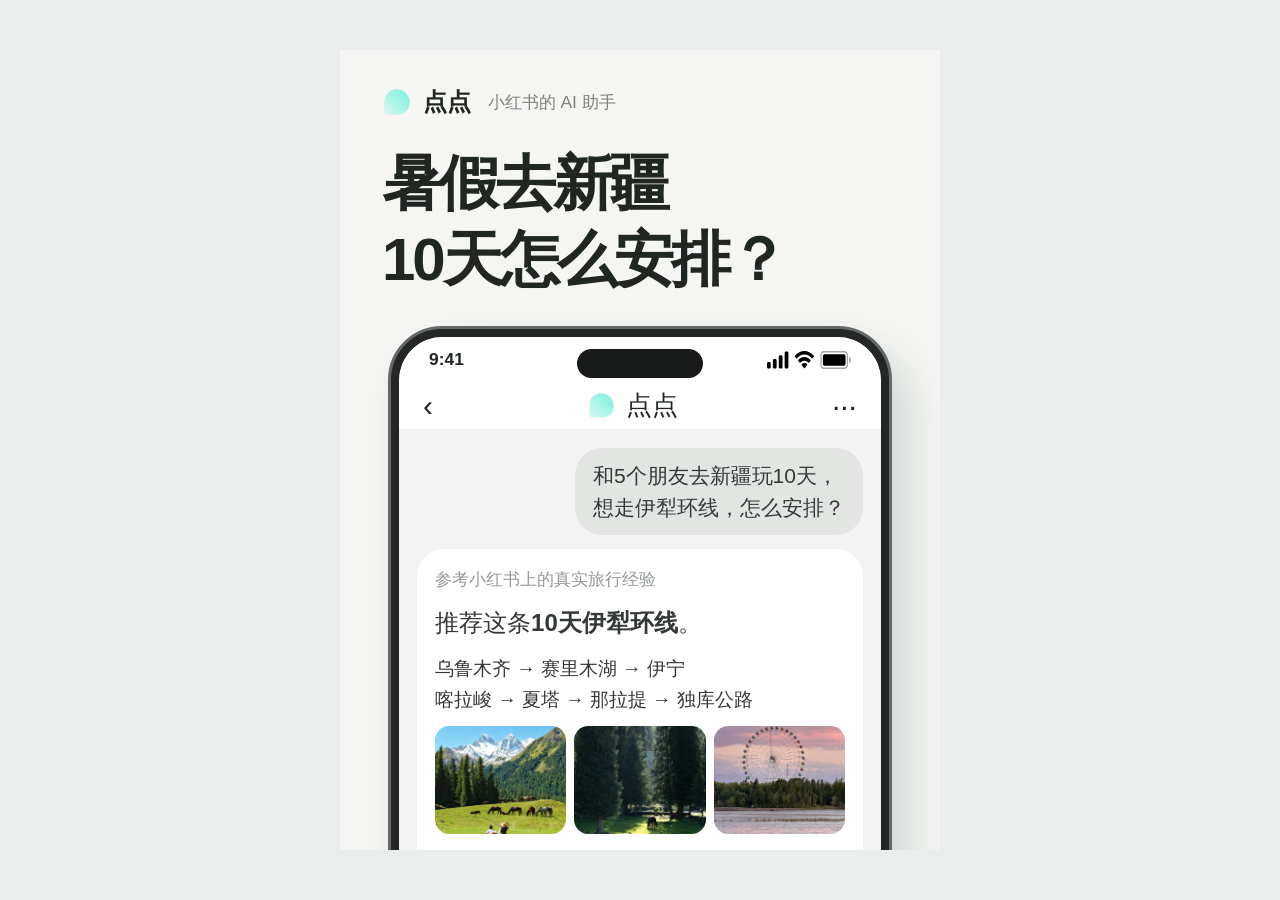
<file: cover.html>
<!doctype html><html lang="zh-CN"><head><meta charset="UTF-8"><meta name="viewport" content="width=device-width,initial-scale=1"><title>新疆攻略 · 手机对话封面</title><link rel="stylesheet" href="cover.css?v=phone-cover-1"><style>*{box-sizing:border-box}body{margin:0;background:#e9edeb;font-family:-apple-system,BlinkMacSystemFont,"PingFang SC","Microsoft YaHei",sans-serif;display:grid;min-height:100dvh;place-items:center}.phone-cover{display:block;width:min(100vw,600px);aspect-ratio:3/4;overflow:hidden}img{display:block}</style></head><body><span class="feed-cover portrait phone-cover" role="img" aria-label="暑假去新疆，10天怎么安排？手机中展示点点的伊犁旅行对话"><span class="cover-art" aria-hidden="true"><span class="cover-brand"><img src="assets/dots-avatar.svg" alt="">点点<span>小红书的 AI 助手</span></span><span class="cover-headline">暑假去新疆<br>10天怎么安排？</span><span class="cover-device"><span class="cover-screen"><span class="cover-status"><b>9:41</b><span class="cover-island"></span><img src="assets/status.svg" alt=""></span><span class="cover-nav"><span>‹</span><span><img src="assets/dots-avatar.svg" alt="">点点</span><span>···</span></span><span class="cover-chat"><span class="cover-query">和5个朋友去新疆玩10天，<br>想走伊犁环线，怎么安排？</span><span class="cover-response"><span class="cover-source">参考小红书上的真实旅行经验</span><span>推荐这条<b>10天伊犁环线</b>。</span><span class="cover-route">乌鲁木齐 → 赛里木湖 → 伊宁<br>喀拉峻 → 夏塔 → 那拉提 → 独库公路</span><span class="cover-photos"><img src="assets/sources/note-1-1.webp" alt=""><img src="assets/sources/note-2-1.webp" alt=""><img src="assets/sources/note-3-1.webp" alt=""></span><span class="cover-answer-heading">沿途景点与行程安排</span></span></span></span></span></span></span></body></html>
</file>
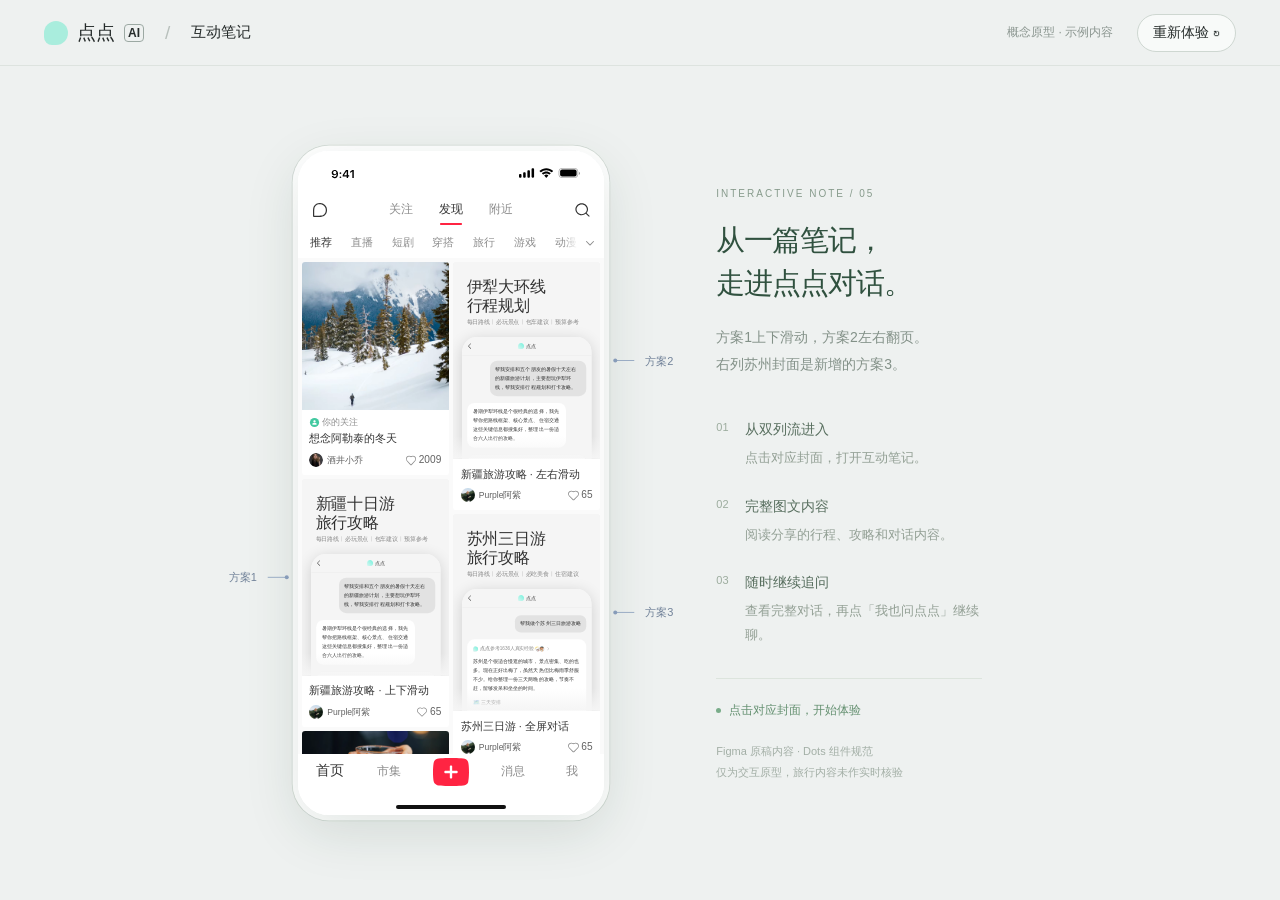
<file: index.template.html>
<!doctype html>
<html lang="zh-CN">
<head>
<meta charset="UTF-8"><meta name="viewport" content="width=device-width, initial-scale=1, viewport-fit=cover">
<title>点点 AI · 互动笔记 Demo</title>
<meta name="description" content="体验从双列笔记流进入笔记，展开点点回答、继续对话的完整交互。手机和电脑均可打开。">
<link rel="canonical" href="https://1210lucky.github.io/diandian-demo/">
<meta property="og:type" content="website">
<meta property="og:locale" content="zh_CN">
<meta property="og:site_name" content="点点 AI · 互动笔记 Demo">
<meta property="og:title" content="点点 AI · 互动笔记 Demo">
<meta property="og:description" content="体验从双列笔记流进入笔记，展开点点回答、继续对话的完整交互。手机和电脑均可打开。">
<meta property="og:url" content="https://1210lucky.github.io/diandian-demo/">
<meta property="og:image" content="https://1210lucky.github.io/diandian-demo/assets/share-icon.png">
<meta property="og:image:type" content="image/png">
<meta property="og:image:width" content="512">
<meta property="og:image:height" content="512">
<meta property="og:image:alt" content="点点图标">
<meta name="twitter:card" content="summary">
<meta name="twitter:title" content="点点 AI · 互动笔记 Demo">
<meta name="twitter:description" content="体验从双列笔记流进入笔记，展开点点回答、继续对话的完整交互。手机和电脑均可打开。">
<meta name="twitter:image" content="https://1210lucky.github.io/diandian-demo/assets/share-icon.png">
<meta name="twitter:image:alt" content="点点图标">
<link rel="icon" href="favicon.ico" sizes="16x16 32x32 48x48">
<link rel="icon" type="image/svg+xml" href="assets/dots-avatar.svg">
<link rel="apple-touch-icon" sizes="180x180" href="apple-touch-icon.png">
<link rel="stylesheet" href="style.css?v=paged-layout-20261111">
<link rel="stylesheet" href="poster.css?v=preview-mask-20261111">
<link rel="stylesheet" href="note-image-viewer.css?v=paged-image-viewer-20261112">
</head>
<body>
<header class="workspace-header"><span class="wordmark"><span class="brand-dot"></span>点点 <b>AI</b><span class="separator">/</span><span class="project-name">互动笔记</span></span><div class="workspace-actions"><span class="prototype-label">概念原型 · 示例内容</span><button id="reset" class="reset">重新体验 ↻</button></div></header>
<main class="workspace">
<section class="phone" data-view="feed" aria-label="小红书笔记交互原型">
  <section id="feedPage" class="feed-page" aria-label="小红书双列笔记流">
    <header class="feed-header">
      <div class="system-bar feed-system"><img src="assets/time.svg" alt="9:41" width="54" height="20"><img src="assets/feed/status.svg" alt="手机状态" width="78" height="13"></div>
      <div class="feed-top"><span class="feed-top-icon"><img class="feed-dots-icon" src="assets/feed/dots.svg" alt="点点" width="18" height="18"></span><nav class="feed-top-tabs" aria-label="首页栏目"><span>关注</span><span class="selected" aria-current="page">发现</span><span>附近</span></nav><span class="feed-top-icon"><img src="assets/feed/search.svg" alt="搜索" width="24" height="24"></span></div>
      <nav class="feed-categories" aria-label="笔记分类"><div><span class="selected" aria-current="page">推荐</span><span>直播</span><span>短剧</span><span>穿搭</span><span>旅行</span><span>游戏</span><span>动漫</span></div><span class="feed-category-more"><img src="assets/feed/dropdown.svg" alt="更多分类" width="16" height="16"></span></nav>
    </header>
    <div id="feedScroll" class="feed-scroll"><div class="feed-column"><article class="feed-card"><span class="feed-cover square"><img src="assets/feed/snow.webp" alt="想念阿勒泰的冬天" draggable="false"></span><span class="feed-card-body"><span class="feed-reason"><img src="assets/feed/friends.svg" alt="" width="14" height="14">你的关注</span><span class="feed-card-title">想念阿勒泰的冬天</span><span class="feed-card-meta"><img class="feed-avatar" src="assets/feed/avatar-snow.webp" alt="" width="18" height="18"><span class="feed-author">酒井小乔</span><span class="feed-likes"><img src="assets/feed/like.svg" alt="赞" width="16" height="16"><span>2009</span></span></span></span></article><button class="feed-card" type="button" id="feedTarget" aria-label="方案1：新疆旅游攻略，上下滑动"><span class="feed-cover suzhou-cover" data-poster-cover="xinjiang" role="img" aria-label="新疆十日游旅行攻略，点点旅行对话封面"></span><span class="feed-card-body"><span class="feed-card-title">新疆旅游攻略 · 上下滑动</span><span class="feed-card-meta"><img class="feed-avatar" src="assets/avatar.png" alt="" width="18" height="18"><span class="feed-author">Purple阿紫</span><span class="feed-likes"><img src="assets/feed/like.svg" alt="赞" width="16" height="16"><span>65</span></span></span></span></button><article class="feed-card"><span class="feed-cover landscape"><img src="assets/feed/restaurant.webp" alt="上海天台西餐吧，今日正式营业啦，欢迎品尝" draggable="false"></span><span class="feed-card-body"><span class="feed-card-title">上海天台西餐吧，今日正式营业啦，欢迎品尝</span><span class="feed-card-meta"><img class="feed-avatar" src="assets/feed/avatar-default.webp" alt="" width="18" height="18"><span class="feed-author">Summer Flowers</span><span class="feed-likes"><img src="assets/feed/like.svg" alt="赞" width="16" height="16"><span>2009</span></span></span></span></article></div><div class="feed-column"><button type="button" class="feed-card" id="feedPagedTarget" aria-label="方案2：新疆旅游攻略，左右滑动"><span class="feed-cover suzhou-cover" data-poster-cover="yili" role="img" aria-label="伊犁大环线行程规划，点点旅行对话封面"></span><span class="feed-card-body"><span class="feed-card-title">新疆旅游攻略 · 左右滑动</span><span class="feed-card-meta"><img class="feed-avatar" src="assets/avatar.png" alt="" width="18" height="18"><span class="feed-author">Purple阿紫</span><span class="feed-likes"><img src="assets/feed/like.svg" alt="赞" width="16" height="16"><span>65</span></span></span></span></button><button type="button" class="feed-card" id="feedPosterTarget" aria-label="方案3：苏州三日游，全屏对话"><span class="feed-cover suzhou-cover" data-poster-cover="suzhou" role="img" aria-label="苏州三日游旅行攻略，点点对话封面"></span><span class="feed-card-body"><span class="feed-card-title">苏州三日游 · 全屏对话</span><span class="feed-card-meta"><img class="feed-avatar" src="assets/avatar.png" alt="" width="18" height="18"><span class="feed-author">Purple阿紫</span><span class="feed-likes"><img src="assets/feed/like.svg" alt="赞" width="16" height="16"><span>65</span></span></span></span></button><article class="feed-card"><span class="feed-cover portrait"><img src="assets/feed/camp.webp" alt="上海露营天花板⛺️🦌绝美" draggable="false"></span><span class="feed-card-body"><span class="feed-card-title">上海露营天花板⛺️🦌绝美</span><span class="feed-card-meta"><img class="feed-avatar" src="assets/feed/avatar-camp.webp" alt="" width="18" height="18"><span class="feed-author">Summer Flowers</span><span class="feed-likes"><img src="assets/feed/like.svg" alt="赞" width="16" height="16"><span>872</span></span></span></span></article><article class="feed-card"><span class="feed-cover portrait"><img src="assets/feed/rooftop.webp" alt="上海天台西餐吧，今日正式营业啦，欢迎品尝" draggable="false"><img class="feed-video" src="assets/feed/video.svg" alt="视频笔记" width="20" height="20"></span><span class="feed-card-body"><span class="feed-card-title">上海天台西餐吧，今日正式营业啦，欢迎品尝</span><span class="feed-card-meta"><img class="feed-avatar" src="assets/feed/avatar-rooftop.webp" alt="" width="18" height="18"><span class="feed-author">HUAHUA</span><span class="feed-likes"><img src="assets/feed/like.svg" alt="赞" width="16" height="16"><span>23</span></span></span></span></article><article class="feed-card"><span class="feed-cover portrait"><img src="assets/feed/food.webp" alt="上海天台西餐吧，今日正式营业啦，欢迎品尝" draggable="false"></span><span class="feed-card-body"><span class="feed-card-title">上海天台西餐吧，今日正式营业啦，欢迎品尝</span><span class="feed-card-meta"><img class="feed-avatar" src="assets/feed/avatar-default.webp" alt="" width="18" height="18"><span class="feed-author">Summer Flowers</span><span class="feed-likes"><img src="assets/feed/like.svg" alt="赞" width="16" height="16"><span>2009</span></span></span></span></article></div></div>
    <footer class="feed-bottom"><nav aria-label="底部导航"><button type="button" id="feedHome" aria-current="page">首页</button><span>市集</span><span class="feed-publish"><img src="assets/feed/publish.svg" alt="发布" width="46" height="36"></span><span>消息</span><span>我</span></nav><div class="feed-home-area"><div class="home-indicator"></div></div></footer>
  </section>

  <header class="note-header"><div class="system-bar"><img src="assets/time.svg" alt="9:41" width="54" height="20"><img src="assets/status.svg" alt="手机状态" width="67" height="12"></div><div class="nav-bar"><button class="icon-button" id="back" aria-label="返回双列笔记流"><img src="assets/back.svg" alt="" width="26" height="26"></button><img class="avatar" src="assets/avatar.png" alt="作者头像" width="36" height="36"><span class="author">Purple阿紫</span><button class="follow" id="follow">关注</button><button class="icon-button" id="share" aria-label="分享原型链接"><img src="assets/share.svg" alt="" width="26" height="26"></button></div></header>
  <div class="note-scroll" id="noteScroll">
    <section id="posterNote" class="poster-note" aria-label="苏州三日游全屏对话笔记" hidden>
      <div id="posterDetailPreview" class="poster-detail-preview" role="img" aria-label="苏州三日游对话首屏预览，查看完整对话可继续阅读"></div>
      <footer class="poster-footer"><span class="poster-preview-mask" aria-hidden="true"><i></i><i></i><i></i><i></i><i></i><i></i></span><button type="button" id="posterViewConversation" class="dialogue-cta"><span class="dialogue-cta-logo"><img src="assets/poster-entry-logo.svg" alt=""></span><span>查看完整对话</span></button></footer>
    </section>
    <div class="media-area">
      <article class="ai-card" aria-label="点点 AI 分享的新疆旅行对话">
        <div class="answer-scroll" id="answerScroll" tabindex="0" aria-label="上下滑动阅读新疆旅行对话">
          <header class="ai-header"><div class="ai-identity"><img src="assets/dots-avatar.svg" alt="" width="20" height="20"><div class="ai-brand-copy"><strong>点点</strong><span>小红书的 AI 助手</span></div></div></header>
          <div class="dots-message user-message" data-reading-title="原问题"><p>帮我安排和五个朋友的暑假十天左右的新疆旅游计划，主要想玩伊犁环线，帮我安排行程规划和打卡攻略。</p></div>
          <div class="dots-message dots-intro" data-reading-title="点点回复"><p>暑期伊犁环线是个很经典的选择，我先帮你把路线框架、核心景点、住宿交通这些关键信息都搜集好，整理出一份适合六人出行的攻略。</p></div>
          <div class="dots-response" id="responseStart" data-reading-title="路线总览">
            <div class="response-status"><span>思考完成，参考小红书与全网内容</span><span class="source-avatars"><img src="assets/source-avatar1.png" alt="" width="18" height="18"><img src="assets/source-avatar2.png" alt="" width="18" height="18"></span><img src="assets/source-arrow.svg" alt="" width="14" height="14"></div>
            <div class="dots-markdown"><p>6个人暑假去新疆玩10天，推荐走伊犁环线，以乌鲁木齐为起点和终点，包7座车或自驾最方便。路线可以安排为：乌鲁木齐→赛里木湖→伊宁→喀拉峻草原→琼库什台→夏塔→昭苏→那拉提草原→独库公路→乌鲁木齐。</p></div>
            <div class="dots-media-image" aria-label="新疆旅行图片组"><button type="button" class="source-thumbnail" disabled data-source-note="0" aria-label="查看伊犁松弛感8天自驾攻略的来源笔记"><img src="assets/sources/note-1-1.webp" alt="伊犁松弛感8天自驾攻略" width="100" height="100"></button><button type="button" class="source-thumbnail" disabled data-source-note="1" aria-label="查看童话里的森林的来源笔记"><img src="assets/sources/note-2-1.webp" alt="童话里的森林" width="100" height="100"></button><button type="button" class="source-thumbnail" disabled data-source-note="2" aria-label="查看伊犁河边的日落的来源笔记"><img src="assets/sources/note-3-1.webp" alt="伊犁河边的日落" width="100" height="100"></button></div>
            <div class="dots-markdown">
              <section id="itinerary" data-reading-title="行程安排"><h4>🚗 行程安排</h4><p>整体路线建议安排为：<strong>乌鲁木齐→赛里木湖→伊宁→喀拉峻草原→琼库什台→夏塔→昭苏→那拉提草原→独库公路→乌鲁木齐。</strong>第一天抵达乌鲁木齐后，可以逛国际大巴扎，品尝新疆特色美食；第二天前往赛里木湖，欣赏新疆最经典的湖泊、雪山和草原风光，晚上建议住湖边附近，方便拍摄日出和晨雾。</p><p>之后前往伊宁市，途中可以打卡果子沟大桥，晚上逛六星街，体验当地民族风情。接下来几天重点游玩伊犁草原区域，喀拉峻草原以辽阔的草原和雪山背景闻名，适合拍照；琼库什台则保留了原始牧村风貌，可以体验木屋、草原、森林和星空，是行程中非常值得停留的一站。</p><p>随后前往夏塔景区，近距离欣赏天山雪山和冰川景观，可以安排轻徒步，感受草原、森林和雪山结合的独特风景。之后前往那拉提草原，重点游览空中草原，体验骑马、牧场风光和哈萨克族文化。最后一天安排独库公路返程，这是整条路线的高潮，可以看到雪山、峡谷、森林和草原等多种地貌，一路拍照非常出片。</p></section>
              <section id="sights" data-reading-title="沿途景点"><h4>📷 沿途景点</h4><p>这趟行程的核心打卡点包括：<strong>赛里木湖的蓝色湖面、果子沟大桥的公路大片、琼库什台的原始村落、夏塔的雪山冰川、那拉提的空中草原以及独库公路的壮丽景色。</strong>暑假7—8月属于新疆旅游旺季，建议提前预订车辆和住宿，同时准备防晒用品、墨镜、防风外套和舒适运动鞋。</p></section>
              <section id="tips" data-reading-title="实用提醒"><h4>✨ 实用提醒</h4><p>费用方面，6个人包车10天，交通费用大约1万—1.5万元，人均约1700—2500元；住宿、餐饮和门票加起来，整体比较舒适的预算大约<strong>人均5000—8000元左右。</strong>这条线路节奏适中，不会太赶，既能看到新疆最经典的自然风光，也能体验当地民族文化，非常适合作为朋友暑假旅行目的地。</p></section>
            </div>
            <div class="answer-actions" role="group" aria-label="回答互动">
              <div class="answer-actions-left">
                <button type="button" class="answer-action" disabled data-answer-action="copy" aria-label="复制回答" title="复制回答"><img src="assets/answer-copy.svg" alt="" width="18" height="18"></button>
                <button type="button" class="answer-action" disabled data-answer-action="like" aria-label="赞回答" aria-pressed="false" title="赞"><img src="assets/answer-like.svg" alt="" width="18" height="18"></button>
                <button type="button" class="answer-action" disabled data-answer-action="dislike" aria-label="踩回答" aria-pressed="false" title="踩"><img src="assets/answer-dislike.svg" alt="" width="18" height="18"></button>
                <button type="button" class="answer-action" disabled data-answer-action="collect" aria-label="收藏回答" aria-pressed="false" title="收藏回答"><img src="assets/answer-collect.svg" alt="" width="18" height="18"></button>
                <button type="button" class="answer-action" disabled data-answer-action="share" aria-label="分享回答" title="分享回答"><img src="assets/answer-share.svg" alt="" width="18" height="18"></button>
              </div>
              <button type="button" class="answer-action" disabled aria-label="重新生成回答" title="重新生成回答"><img src="assets/answer-refresh.svg" alt="" width="18" height="18"></button>
            </div>
          </div>
        </div>
        <div id="answerPages" class="answer-pages" hidden tabindex="0" role="region" aria-label="左右滑动阅读新疆旅行对话，轻点查看笔记图片"></div><span id="answerPageCount" class="answer-page-count" hidden></span>
        <footer class="ai-footer"><button type="button" class="view-conversation dialogue-cta" id="viewConversation"><span class="dialogue-cta-logo"><img class="conversation-entry-mark" src="assets/conversation-entry-logo.svg" alt=""><img class="conversation-expand-mark" src="assets/conversation-expand.svg" alt=""></span><span>查看完整对话</span></button></footer>
      </article>
      <nav id="answerPageDots" class="answer-page-dots" aria-label="对话分页" hidden></nav>
    </div>
    <section class="note-body"><h2>新疆旅游攻略</h2><p>和朋友的暑假伊犁环线计划，点点帮我们整理好了，直接在上面的卡片里上下滑动看完整攻略。</p><p class="hashtags">#有问题问点点 #点点AI #新疆旅游</p><p class="timestamp">编辑于 今天  ·  上海</p></section>
    <section class="comments" id="comments"><p class="comment-count">共 <span id="commentCount">2</span> 条评论</p><div class="comment"><img src="assets/comment-avatar.png" alt="" width="34" height="34"><div><span>小周同学</span><p>可以在图里面往下滑诶！</p><small>今天 · 上海</small></div></div><div class="comment"><span class="letter-avatar">L</span><div><span>栗子</span><p>想看看沿途的草原和雪山</p><small>今天 · 北京</small></div></div><div id="newComments"></div><p class="end-note">— 到底了 —</p></section>
  </div>
  <footer class="engage-bar"><div class="engage-row"><button class="comment-entry" id="commentEntry"><img src="assets/edit.svg" alt="" width="20" height="20">说点什么…</button><button class="engage-action" id="like" aria-label="点赞" aria-pressed="false"><img src="assets/like.svg" alt="" width="28" height="28"><span>65</span></button><button class="engage-action" id="collect" aria-label="收藏" aria-pressed="false"><img src="assets/collect.svg" alt="" width="28" height="28"><span>46</span></button><button class="engage-action" id="commentLink" aria-label="查看评论"><img src="assets/chat.svg" alt="" width="28" height="28"><span id="commentNumber">2</span></button></div><div class="home-indicator"></div></footer>
  <div class="toast" id="toast" role="status"></div>
  <div id="askOverlay" class="ask-overlay" hidden>
    <div class="ask-scrim" id="askScrim" aria-hidden="true"></div>
    <section id="askSheet" class="ask-sheet" role="dialog" aria-modal="true" aria-labelledby="sheetTitle" tabindex="-1">
      <div class="chat-statusbar system-bar"><img src="assets/time.svg" alt="9:41" width="54" height="20"><img src="assets/status.svg" alt="手机状态" width="67" height="12"></div>
      <header class="sheet-header"><button id="closeAsk" class="sheet-icon" aria-label="关闭问点点"><img src="assets/sheet-close.svg" alt="" width="22" height="22"></button><h2 id="sheetTitle"><img src="assets/sheet-logo.svg" alt="" width="24" height="24">点点</h2><button id="expandAsk" class="sheet-icon" aria-label="进入完整点点对话页"><img src="assets/sheet-expand.svg" alt="" width="22" height="22"></button><button type="button" class="query-more" aria-label="更多" disabled><img src="assets/query-more.svg" alt="" width="24" height="24"></button></header>
      <div class="sheet-space" id="conversationScroll">
        <div id="sharedConversation" hidden><div id="sharedMessages"></div></div>
        <section id="newTopic" class="new-topic" aria-label="聊聊新话题" hidden>
          <p class="new-topic-divider">聊聊新话题</p>
          <div class="new-topic-greeting"><p>🏝️ 嗨，你想去什么地方旅游都可以告诉我，我帮你制定专属旅游攻略～</p></div>
          <nav id="recommendedQueries" class="recommended-queries" aria-label="推荐问题" hidden><button type="button" data-query="伊犁有哪些适合拍照的景点？"><span>伊犁有哪些适合拍照的景点？</span></button><button type="button" data-query="推荐一些适合朋友一起旅行的地方"><span>推荐一些适合朋友一起旅行的地方</span></button><button type="button" data-query="最近有什么好看的电影？"><span>最近有什么好看的电影？</span></button></nav>
        </section>
        <div id="followupMessages" aria-live="polite"></div>
        <p id="askFeedback" role="status"></p>
      </div>
      <footer id="readerFooter" class="reader-footer" hidden><button type="button" id="askAlso" class="ask-also dialogue-cta"><span class="dialogue-cta-logo"><img src="assets/conversation-entry-logo.svg" alt=""></span><span>我也问点点</span></button><div class="reader-home" aria-hidden="true"></div></footer>
      <nav id="askSuggestions" class="sheet-suggestions" aria-label="关于这份伊犁环线的推荐追问"></nav>
      <form id="askForm" class="sheet-composer personal-composer"><button type="button" id="askVoice" class="composer-icon" aria-label="语音输入"><img src="assets/sheet-voice.svg" alt="" width="24" height="24"></button><label class="sr-only" for="questionInput">发消息或按住说话</label><input id="questionInput" readonly inputmode="none" placeholder="发消息或按住说话..." autocomplete="off" maxlength="200" enterkeyhint="send"><button type="button" id="askCamera" class="composer-icon composer-camera" aria-label="拍照"><img src="assets/composer-camera.svg" alt="" width="24" height="24"></button><button type="button" id="askAdd" class="composer-icon" aria-label="添加内容"><img src="assets/sheet-add.svg" alt="" width="24" height="24"></button><button type="submit" id="sendAsk" class="composer-icon composer-send" aria-label="发送追问" disabled><img src="assets/sheet-send.svg" alt="" width="24" height="24"></button></form>
      <p class="ai-disclaimer">内容由AI生成</p>
      <div class="sheet-keyboard" id="sheetKeyboard" aria-label="演示键盘">
        <div class="keyboard-candidates" id="keyboardCandidates"></div>
        <div id="keyboardKeys" class="keyboard-keys"></div>
        <div class="keyboard-bottom"><button type="button" id="keyboardEmoji" tabindex="-1" aria-label="表情"><img src="assets/keyboard-emoji.svg" alt="" width="26" height="26"></button><button type="button" id="keyboardMic" tabindex="-1" aria-label="键盘语音输入"><img src="assets/keyboard-mic.svg" alt="" width="19" height="28"></button></div>
        <div class="keyboard-home" aria-hidden="true"></div>
      </div>
    </section>
  </div>
  <section id="sourceNote" class="source-note" role="dialog" aria-modal="true" aria-labelledby="sourceTitle" hidden>
    <header class="note-header"><div class="system-bar"><img src="assets/time.svg" alt="9:41" width="54" height="20"><img src="assets/status.svg" alt="手机状态" width="67" height="12"></div><div class="nav-bar"><button type="button" class="icon-button" id="sourceBack" aria-label="返回点点回答"><img src="assets/back.svg" alt="" width="26" height="26"></button><img id="sourceAvatar" class="avatar" src="assets/sources/note-1-avatar.webp" alt="" width="36" height="36"><span id="sourceAuthor" class="author"></span><button class="follow" id="sourceFollow">关注</button><button type="button" class="icon-button" id="sourceShare" aria-label="分享原笔记链接"><img src="assets/share.svg" alt="" width="26" height="26"></button></div></header>
    <div id="sourceScroll" class="source-scroll"><div class="source-hero" id="sourceGallery" tabindex="0" aria-label="原笔记图片，可左右滑动"><img id="sourceImage" src="assets/sources/note-1-1.webp" alt="" width="393" height="524" draggable="false"><span id="sourceImageCount" class="source-image-count">1/18</span><button type="button" id="sourceImagePrev" class="source-image-nav prev" aria-label="上一张图片"><img src="assets/back.svg" alt="" width="20" height="20"></button><button type="button" id="sourceImageNext" class="source-image-nav next" aria-label="下一张图片"><img src="assets/back.svg" alt="" width="20" height="20"></button></div><div id="sourceDots" class="source-dots" aria-hidden="true"></div><section class="source-body"><h2 id="sourceTitle"></h2><span class="source-summary-label">笔记摘要</span><p id="sourceDescription"></p><p id="sourceTags" class="hashtags"></p><p id="sourceDate" class="source-date"></p><a id="sourceOriginal" class="source-original" target="_blank" rel="noopener noreferrer">在小红书打开原笔记 ↗</a></section><section id="sourceComments" class="source-comments"><p class="comment-count">评论 <span id="sourceCommentCount">0</span></p><div id="sourceCommentList"></div><a id="sourceCommentsOriginal" class="source-empty" target="_blank" rel="noopener noreferrer">在原笔记查看全部评论 ↗</a><form id="sourceCommentForm" hidden><label class="sr-only" for="sourceCommentInput">评论内容</label><input id="sourceCommentInput" placeholder="说点什么…" maxlength="200" required><button type="submit">发布</button></form></section></div>
    <footer class="engage-bar"><div class="engage-row"><button class="comment-entry" id="sourceCommentEntry"><img src="assets/edit.svg" alt="" width="20" height="20">说点什么…</button><button class="engage-action" id="sourceLike" aria-label="点赞来源笔记" aria-pressed="false"><img src="assets/like.svg" alt="" width="28" height="28"><span>0</span></button><button class="engage-action" id="sourceCollect" aria-label="收藏来源笔记" aria-pressed="false"><img src="assets/collect.svg" alt="" width="28" height="28"><span>0</span></button><button class="engage-action" id="sourceCommentLink" aria-label="查看来源笔记评论"><img src="assets/chat.svg" alt="" width="28" height="28"><span id="sourceCommentTotal">0</span></button></div><div class="home-indicator"></div></footer><div class="toast" id="sourceToast" role="status"></div>
  </section>
  <section id="noteImageViewer" class="note-image-viewer" role="dialog" aria-modal="true" aria-label="笔记图片查看页" hidden>
    <div id="noteImagePages" class="note-image-pages" tabindex="0" aria-label="左右滑动或使用方向键查看图片"></div>
    <header class="note-image-toolbar"><button type="button" class="note-image-close" id="closeNoteImages" aria-label="关闭图片查看"><img src="assets/reader-close.svg" alt="" width="24" height="24"></button><span id="noteImageCount" class="note-image-count" role="status" aria-live="polite">1/1</span></header>
  </section>
  <dialog id="commentDialog"><form method="dialog" class="dialog-heading"><b>写评论</b><button aria-label="关闭评论">×</button></form><p class="demo-notice">评论仅显示在本次演示中</p><form id="commentForm" class="input-form"><label class="sr-only" for="commentInput">评论内容</label><input id="commentInput" placeholder="说点什么…" maxlength="200" required><button type="submit">发布</button></form></dialog>
</section>
<aside class="demo-guide"><span class="guide-kicker">INTERACTIVE NOTE / 05</span><h2>从一篇笔记，<br>走进点点对话。</h2><p class="guide-intro" id="guideIntro">点击左列「新疆旅游攻略」，<br>进入可上下滑动的点点互动笔记。</p><div class="guide-items"><div><span>01</span><p><b>从双列流进入</b>点击对应封面，打开互动笔记。</p></div><div><span>02</span><p><b>完整图文内容</b>阅读分享的行程、攻略和对话内容。</p></div><div><span>03</span><p><b>随时继续追问</b>查看完整对话，再点「我也问点点」继续聊。</p></div></div><nav class="demo-jumps" aria-label="演示跳转"><button data-jump="responseStart">回答开头</button><button data-jump="itinerary">行程安排</button><button data-jump="tips">实用提醒</button></nav><div class="live-state"><span class="live-dot"></span><span id="guideState">等待开始阅读</span></div><p class="guide-footnote">Figma 原稿内容 · Dots 组件规范<br>仅为交互原型，旅行内容未作实时核验</p></aside>
</main>
<template id="posterCoverTemplate">
  <div class="suzhou-art" aria-hidden="true">
    <div class="suzhou-title">苏州三日游<br>旅行攻略</div>
    <div class="suzhou-subtitle"><span>每日路线</span><span>必玩景点</span><span>必吃美食</span><span>住宿建议</span></div>
    <div class="suzhou-device"><div class="cover-dialogue conversation-mode"><header class="sheet-header"><span class="sheet-icon"><img src="assets/back.svg" alt="" width="22" height="22"></span><h2><img src="assets/sheet-logo.svg" alt="" width="24" height="24">点点</h2></header><div class="sheet-space"><div class="cover-dialogue-messages"></div></div></div></div>
    <div class="suzhou-fade"></div>
  </div>
</template>
<template id="suzhouConversationTemplate">
<div class="su-thread">
 <div class="su-user-row"><div class="su-user-bubble"><p>帮我做个苏州三日旅游攻略</p></div></div>
 <div class="su-answer-row"><article class="su-answer" aria-label="点点的苏州三日游攻略">
  <div class="su-answer-content"><div class="su-status" data-su-block><img class="su-status-logo" src="assets/suzhou-dialogue/dots.svg" alt=""><span><b>点点</b> 参考1636人真实经验</span><span class="su-avatars"><img src="assets/suzhou-dialogue/avatar-one.png" alt=""><img src="assets/suzhou-dialogue/avatar-two.png" alt=""></span><img class="su-source-arrow" src="assets/suzhou-dialogue/arrow.svg" alt=""></div>
  <div class="su-content"><p>苏州是个很适合慢逛的城市，景点密集、吃的也多。现在正好出梅了，虽然天热但比梅雨季舒服不少。给你整理一份三天两晚的攻略，节奏不赶，留够发呆和坐坐的时间。</p><div class="su-itinerary"><h4>🗺️ 三天安排</h4><div class="su-days"><div class="su-stack"><h5>Day1 · 古典苏州：拙政园→ 苏博→ 平江路</h5><div class="su-stack"><div class="su-bullet"><img class="su-bullet-icon" src="assets/suzhou-dialogue/bullet.svg" alt=""><div class="su-bullet-body"><p><strong>上午：</strong>先到拙政园，中国四大名园之首，一步一景，建议早上去人少光线好，逛1.5-2小时。出来步行几分钟就到苏州博物馆， 贝聿铭的封山之作，建筑本身就是艺术品，免费但要提前7天预约，周一闭馆。</p></div></div><div class="su-portrait-row"><div class="su-portrait su-photo-0" data-su-block><img src="assets/suzhou-dialogue/photo-00.png" alt="苏州园林的亭台与绿荫" draggable="false"></div></div><div class="su-bullet"><img class="su-bullet-icon" src="assets/suzhou-dialogue/bullet.svg" alt=""><div class="su-bullet-body"><p><strong>中午：</strong>走到平江路，沿河老街，两边的文创店、小吃铺可以慢慢逛。有时间顺路去狮子林逛一圈，假山迷宫很有意思。傍晚到观前街吃晚饭，整条街都是老字号和餐饮选择。</p></div></div></div></div><div class="su-stack"><h5>Day2 · 烟火苏州：虎丘 → 七里山塘 → 寒山寺 → 西园寺 → 留园</h5><div class="su-stack"><div class="su-bullet"><img class="su-bullet-icon" src="assets/suzhou-dialogue/bullet.svg" alt=""><div class="su-bullet-body"><p><strong>上午：</strong>坐地铁或骑车到虎丘，苏东坡说”到苏州不游虎丘乃憾事也”，虎丘塔斜而不倒比 比萨斜塔还早两百年，环境清幽，逛1小时左右。</p></div></div><div class="su-bullet"><img class="su-bullet-icon" src="assets/suzhou-dialogue/bullet.svg" alt=""><div class="su-bullet-body"><p><strong>中午：</strong>到七里山塘街，千年临水古街，白墙黑瓦配红灯笼，边走边吃。下午去寒山寺，因”夜半钟声到客船”出名，安静古朴，可以敲钟祈福。旁边的西园寺人更少，素面可以尝尝（下午两点后就不卖了，注意时间）。</p></div></div><div class="su-bullet"><img class="su-bullet-icon" src="assets/suzhou-dialogue/bullet.svg" alt=""><div class="su-bullet-body"><p><strong>傍晚：</strong>走到留园，虽然面积不大但”小而精”， 冠云峰是镇园之宝，园林设计非常精致。晚上山塘街亮灯后的夜景一定要看，比白天美很多。</p><div class="su-gallery" data-su-block><img src="assets/suzhou-dialogue/photo-01.png" alt="苏州临河老街夜景" draggable="false"><img src="assets/suzhou-dialogue/photo-02.png" alt="山塘街灯笼夜景" draggable="false"><img src="assets/suzhou-dialogue/photo-03.png" alt="苏州园林水巷" draggable="false"></div></div></div></div></div><div class="su-stack"><h5>Day3 · 慢逛苏州：金鸡湖 → 东方之门 → 诚品书店 → 葑门横街 → 网师园</h5><div class="su-stack"><div class="su-bullet"><img class="su-bullet-icon" src="assets/suzhou-dialogue/bullet.svg" alt=""><div class="su-bullet-body"><p><strong>上午：</strong>去金鸡湖看日出或散步，湖面开阔，苏州的现代感全在这里。旁边的东方之门（“大裤衩”）拍照打卡，找好角度速战速决，人多好位置抢手。诚品书店在附近，来自台湾的大陆首家分店，标志性的大楼梯很出片，二楼有咖啡店可以坐坐。</p></div></div><div class="su-bullet"><img class="su-bullet-icon" src="assets/suzhou-dialogue/bullet.svg" alt=""><div class="su-bullet-body"><p><strong>中午：</strong>去葑门横街，本地人的菜场老街，烟火气十足，各种小吃价格实在。下午去网师园，小巧精致的古典园林，人少清净。现在暑期有夜间开放时间延长到21:00，下午进去待到晚上性价比很高。</p><div class="su-gallery" data-su-block><img src="assets/suzhou-dialogue/photo-04.png" alt="金鸡湖城市风景" draggable="false"><img src="assets/suzhou-dialogue/photo-05.png" alt="苏州园林湖畔" draggable="false"><img src="assets/suzhou-dialogue/photo-06.png" alt="苏州古典园林" draggable="false"></div></div></div></div></div></div></div><section class="su-section"><h4>🍜 必吃美食</h4><p>苏州菜偏甜，跟上海口味接近但更精致。几个必吃的：</p><div class="su-food"><div class="su-stack"><div class="su-bullet"><img class="su-bullet-icon" src="assets/suzhou-dialogue/bullet.svg" alt=""><div class="su-bullet-body"><p><strong>松鼠桂鱼：</strong>苏帮菜招牌，外酥里嫩酸甜口， 满桂芳（山塘街）人均90，现杀现做口碑稳。</p></div></div><div class="su-portrait-row"><div class="su-portrait su-photo-7" data-su-block><img src="assets/suzhou-dialogue/photo-07.png" alt="苏帮菜松鼠桂鱼" draggable="false"></div></div></div><div class="su-bullet"><img class="su-bullet-icon" src="assets/suzhou-dialogue/bullet.svg" alt=""><div class="su-bullet-body"><p><strong>哑巴生煎：</strong>老苏州早餐味道，脆底爆汁，平江路那家人均20，早7:30前到基本不用排队。</p><div class="su-gallery" data-su-block><img src="assets/suzhou-dialogue/photo-08.png" alt="哑巴生煎" draggable="false"><img src="assets/suzhou-dialogue/photo-09.png" alt="苏州生煎店招" draggable="false"><img src="assets/suzhou-dialogue/photo-10.png" alt="苏州生煎门店" draggable="false"></div></div></div><div class="su-bullet"><img class="su-bullet-icon" src="assets/suzhou-dialogue/bullet.svg" alt=""><div class="su-bullet-body"><p><strong>响油鳝糊：</strong>丝滑软嫩，浇热油”滋啦”一声， 稻山村人均70，11:30前到不用等位。</p><div class="su-gallery" data-su-block><img src="assets/suzhou-dialogue/photo-11.png" alt="苏州响油鳝糊" draggable="false"><img src="assets/suzhou-dialogue/photo-12.png" alt="响油鳝糊菜品" draggable="false"><img src="assets/suzhou-dialogue/photo-13.png" alt="苏帮菜门店" draggable="false"></div></div></div><div class="su-bullet"><img class="su-bullet-icon" src="assets/suzhou-dialogue/bullet.svg" alt=""><div class="su-bullet-body"><p><strong>蟹黄面：</strong>苏式面里的顶流，蟹黄浓郁拌面劲道。</p><div class="su-gallery" data-su-block><img src="assets/suzhou-dialogue/photo-14.png" alt="蟹黄面" draggable="false"><img src="assets/suzhou-dialogue/photo-15.png" alt="苏式蟹黄面套餐" draggable="false"><img src="assets/suzhou-dialogue/photo-16.png" alt="苏州面馆" draggable="false"></div></div></div></div></section><section class="su-section"><h4>🏨 住宿建议</h4><div class="su-stack"><div class="su-bullet"><img class="su-bullet-icon" src="assets/suzhou-dialogue/bullet.svg" alt=""><div class="su-bullet-body"><p><strong>观前街/平江路附近：</strong>最推荐，步行可达拙政园、苏博、山塘街，吃喝逛街方便，价格适中。</p></div></div><div class="su-bullet"><img class="su-bullet-icon" src="assets/suzhou-dialogue/bullet.svg" alt=""><div class="su-bullet-body"><p><strong>山塘街附近：</strong>氛围感好，晚上出门就是夜景，适合想沉浸体验的。</p></div></div><div class="su-bullet"><img class="su-bullet-icon" src="assets/suzhou-dialogue/bullet.svg" alt=""><div class="su-bullet-body"><p><strong>金鸡湖附近：</strong>现代高档，湖景酒店品质好但贵一些，适合预算充足的。</p><div class="su-gallery" data-su-block><img src="assets/suzhou-dialogue/photo-17.png" alt="苏州酒店客房" draggable="false"><img src="assets/suzhou-dialogue/photo-18.png" alt="苏州住宿房间" draggable="false"><img src="assets/suzhou-dialogue/photo-19.png" alt="金鸡湖湖景酒店" draggable="false"></div></div></div></div></section><section class="su-section"><h4>⚠️ 实用提醒</h4><div class="su-stack"><div class="su-bullet"><img class="su-bullet-icon" src="assets/suzhou-dialogue/bullet.svg" alt=""><div class="su-bullet-body"><p><strong>提前预约</strong>：苏博、拙政园、狮子林等热门园林务必提前线上预约，节假日尽早抢票。</p></div></div><div class="su-bullet"><img class="su-bullet-icon" src="assets/suzhou-dialogue/bullet.svg" alt=""><div class="su-bullet-body"><p><strong>交通：</strong>古城区景点密集，短途步行+骑车最舒服，跨区域坐地铁，打车早高峰可能堵。租个黄色共享电动车挺划算（59元/天）。</p></div></div><div class="su-bullet"><img class="su-bullet-icon" src="assets/suzhou-dialogue/bullet.svg" alt=""><div class="su-bullet-body"><p><strong>高铁选站：</strong>优先到苏州站，在市中心，离大部分景点都很近；苏州北站和园区站稍远但地铁方便。</p></div></div></div></section></div></div>
  <div class="su-actions" role="group" aria-label="回答互动"><div><button type="button" disabled aria-label="复制回答"><img src="assets/suzhou-dialogue/copy.svg" alt=""></button><button type="button" disabled aria-label="赞回答"><img src="assets/answer-like.svg" alt="" width="16" height="16"></button><button type="button" disabled aria-label="踩回答"><img src="assets/suzhou-dialogue/dislike.svg" alt=""></button><button type="button" disabled aria-label="分享回答"><img src="assets/suzhou-dialogue/share.svg" alt=""></button></div><div><button type="button" disabled aria-label="重新生成回答"><img src="assets/suzhou-dialogue/refresh.svg" alt=""></button></div></div>
 </article></div>
</div>
</template>
<script src="source-notes.js"></script><script src="motion.js?v=card-zoom-color-2"></script><script src="demo-config.js?v=image-note-toggle-1"></script><script src="app.js?v=page-dots-3"></script><script src="pagination.js?v=paged-image-viewer-20261112"></script><script src="paged-reader.js?v=paged-image-viewer-20261112"></script><script src="vertical-reader.js?v=vertical-reading-1"></script><script src="poster.js?v=suzhou-cover-1"></script><script src="note-image-viewer.js?v=paged-image-viewer-20261112"></script><script src="feed.js?v=paged-image-viewer-20261112"></script><script src="annotations.js?v=scheme-anchors-2"></script>
</body></html>
</file>
<file: cover.css>
/* A second feed-cover treatment using the existing conversation UI and assets. */
.phone-cover{container-type:inline-size;background:#f5f6f4}
.cover-art{display:block;position:relative;height:100%;overflow:hidden;color:#202622;text-align:left}
.cover-brand{position:absolute;top:6cqw;left:7cqw;display:flex;align-items:center;gap:1.8cqw;font-size:4cqw;font-weight:600}
.cover-brand>img{width:5cqw;height:5cqw}
.cover-brand>span{font-size:2.9cqw;color:#7b817d;font-weight:400;margin-left:1cqw}
.cover-headline{position:absolute;left:7cqw;top:16cqw;font-size:10cqw;line-height:1.26;font-weight:750;letter-spacing:-.5cqw}
.cover-device{display:block;position:absolute;left:8cqw;top:49cqw;width:84cqw;padding:1.35cqw;background:#242726;border: .5cqw solid #646866;border-radius:9cqw;box-shadow:3cqw 4cqw 7cqw #16271e26}
.cover-screen{display:block;overflow:hidden;border-radius:7.3cqw;background:#f3f3f3}
.cover-status{display:flex;height:8.5cqw;align-items:center;justify-content:space-between;padding:0 5cqw;background:#fff;position:relative;font-size:2.9cqw}
.cover-status>img{width:14cqw;height:3cqw}
.cover-island{position:absolute;top:2cqw;left:50%;transform:translateX(-50%);width:21cqw;height:4.8cqw;border-radius:4cqw;background:#171a18}
.cover-nav{display:flex;align-items:center;justify-content:space-between;padding:0 4cqw;height:10cqw;background:#fff;border-bottom:1px solid #ebedeb;font-size:5cqw;font-weight:500}
.cover-nav>span:nth-child(2){display:flex;align-items:center;gap:1.6cqw;font-size:4.3cqw}
.cover-nav img{width:4.8cqw;height:4.8cqw}
.cover-chat{display:flex;flex-direction:column;gap:3cqw;padding:4cqw 3cqw 5cqw;font-size:4cqw;line-height:1.65;color:#343936}
.cover-query{display:block;align-self:flex-end;background:#e3e5e3;border-radius:4.5cqw;padding:2.6cqw 3.4cqw;font-size:3.8cqw}
.cover-response{display:flex;flex-direction:column;gap:2.4cqw;background:#fff;border-radius:4.5cqw;padding:3.4cqw}
.cover-source{font-size:2.8cqw;line-height:1.5;color:#949a95}
.cover-response b{font-weight:650}
.cover-route{font-size:3.6cqw;line-height:1.7}
.cover-photos{display:grid;grid-template-columns:repeat(3,1fr);gap:1.4cqw}
.cover-photos>img{width:100%;height:18cqw;object-fit:cover;border-radius:2.4cqw}
.cover-answer-heading{font-size:3.8cqw;font-weight:600}
.cover-device{top:46cqw}
.cover-status{height:7.5cqw}
.cover-nav{height:8cqw}
.cover-chat{padding:3cqw;gap:2.4cqw}
.cover-query{padding:2cqw 3cqw;font-size:3.5cqw;line-height:1.5}
.cover-response{gap:1.8cqw;padding:3cqw}
.cover-route{font-size:3.2cqw;line-height:1.6}
</file>
<file: style.css>
:root{font-family:-apple-system,BlinkMacSystemFont,"PingFang SC","Microsoft YaHei",sans-serif;color:#252b2a;background:#eef1f0;font-synthesis:none;--mint:#a9eddd;--ink:#143b32;--muted:#858c89}*{box-sizing:border-box}body{margin:0}button,input{font:inherit}button{cursor:pointer;border:0;background:none;color:inherit}button:focus-visible,input:focus-visible,[tabindex]:focus-visible{outline:2px solid #138d71;outline-offset:3px}img{display:block;object-fit:contain}button img{pointer-events:none}button{touch-action:manipulation}p,h1,h2,h3{margin:0}.workspace-header{height:78px;display:flex;align-items:center;justify-content:space-between;padding:0 44px;border-bottom:1px solid #dde3df}.wordmark{display:flex;align-items:center;gap:9px;font-size:19px;font-weight:600}.wordmark b{font-size:12px;border:1px solid #9ca9a3;border-radius:4px;padding:1px 3px}.brand-dot{width:24px;height:24px;background:var(--mint);display:inline-block;border-radius:50% 50% 50% 8px;flex-shrink:0}.separator{margin:0 12px;font-weight:300;color:#b8c0bc}.project-name{font-size:15px;font-weight:400}.workspace-actions{display:flex;gap:24px;align-items:center}.prototype-label{color:#8b9690;font-size:12px}.reset{font-size:14px;border:1px solid #ced7d1;border-radius:24px;padding:9px 15px;background:#f8faf9}.workspace{display:flex;justify-content:center;align-items:center;gap:80px;padding:36px 24px 48px;min-height:calc(100dvh - 78px)}.phone{width:393px;height:852px;flex-shrink:0;background:white;border-radius:40px;position:relative;overflow:hidden;box-shadow:0 20px 70px #193e2921,0 0 0 7px #fff,0 0 0 8px #d1d9d4;display:flex;flex-direction:column}.note-header{flex-shrink:0;background:white;z-index:3}.system-bar{height:44px;padding:12px 17px 12px 25px;display:flex;align-items:center;justify-content:space-between}.nav-bar{height:56px;display:flex;align-items:center;padding:0 16px;gap:10px}.icon-button{padding:0;display:grid;place-items:center}.avatar{border-radius:50%;object-fit:cover}.author{font-size:14px;flex:1}.follow{color:#ff2442;border:1px solid #ff7387;border-radius:20px;font-size:13px;padding:5px 13px;margin-right:2px}.follow.followed{color:#8b8b8b;border-color:#d8d8d8}.note-scroll{flex:1;overflow-y:auto;scrollbar-width:none;overscroll-behavior:contain}.note-scroll::-webkit-scrollbar{display:none}
/* Embedded Dots conversation: Figma 1524:55898 + Dots component specifications. */
.media-area{height:524px;background:var(--dots-bg-0);padding:0}
.ai-card{height:100%;display:flex;flex-direction:column;position:relative;overflow:hidden;background:var(--dots-bg-0);color:var(--dots-title)}
.ai-header{min-height:44px;margin-bottom:8px;display:flex;align-items:center;justify-content:space-between;gap:8px}
.ai-identity{display:flex;align-items:center;gap:6px;min-width:0}.ai-identity img{width:20px;height:20px;flex-shrink:0}.ai-brand-copy{display:flex;flex-direction:column;gap:1px}.ai-identity strong{font-size:13px;line-height:18px;font-weight:500}.ai-brand-copy>span{font-size:10px;line-height:14px;color:var(--dots-description);white-space:nowrap}
.answer-scroll{flex:1;min-height:0;padding:4px 16px 88px;overflow-y:auto;overscroll-behavior:contain;scrollbar-width:none;touch-action:pan-y;cursor:grab;-webkit-overflow-scrolling:touch}.answer-scroll::-webkit-scrollbar{display:none}.answer-scroll.dragging{cursor:grabbing;user-select:none}
.dots-message{padding:12px 16px;border-radius:22px;font-size:16px;line-height:28px;overflow-wrap:anywhere}
.user-message{max-width:293px;margin-left:auto;margin-bottom:20px;background:var(--dots-separator)}
.dots-intro{max-width:300px;background:var(--dots-bg);margin-bottom:20px}
.dots-response{border:0.5px solid var(--dots-separator);border-radius:22px;background:var(--dots-bg);padding:20px 16px;overflow:hidden}
.response-status{display:flex;align-items:center;gap:4px;color:var(--dots-description);font-size:14px;line-height:20px;letter-spacing:.28px;margin-bottom:14px;white-space:nowrap}.response-status>span:first-child{min-width:0;overflow:hidden;text-overflow:ellipsis}.source-avatars{display:flex;flex-shrink:0}.source-avatars img{width:18px;height:18px;border-radius:50%}.source-avatars img+img{margin-left:-4px}.response-status>img{width:14px;height:14px;flex-shrink:0}
.dots-markdown{font-size:16px;font-weight:400;line-height:28px;color:var(--dots-title);overflow-wrap:anywhere}.dots-markdown p+p{margin-top:12px}.dots-markdown strong{font-weight:600}.dots-markdown h4{font-size:16px;line-height:26px;font-weight:700;margin:18px 0 10px}.dots-markdown>section:first-child>h4{margin-top:0}.dots-markdown>section+section{margin-top:18px}
/* Image group — Figma 1533:2504: square tiles, 6px gaps and vertical padding. */
.dots-media-image{display:grid;grid-template-columns:repeat(3,minmax(0,1fr));gap:6px;padding:6px 0}.dots-media-image img{display:block;position:absolute;inset:0;width:100%;height:100%;object-fit:cover;border-radius:16px}

/* Shared entry button — Figma 1687:50966, also used by the video reader CTA. */
.dialogue-cta{pointer-events:auto;display:flex;flex:none;align-items:center;justify-content:center;gap:4px;height:40px;padding:0 16px 0 14px;border:.5px solid rgba(0,0,0,.08);border-radius:100px;background:#fff;box-shadow:0 2px 4px rgba(0,0,0,.06);font-family:"PingFang SC",-apple-system,BlinkMacSystemFont,sans-serif;font-size:14px;font-weight:500;line-height:20px;letter-spacing:0;color:rgba(0,0,0,.8);white-space:nowrap}
.dialogue-cta-logo{width:20px;height:20px;display:grid;place-items:center;flex:none}
.dialogue-cta-logo img{flex:none}
.ai-footer{position:absolute;left:0;right:0;bottom:0;height:72px;padding:20px 16px 12px;display:flex;align-items:center;justify-content:center;background:linear-gradient(to bottom,rgba(245,245,245,0),#f5f5f5);pointer-events:none;z-index:1}
.card-caption{min-width:0;line-height:15px;font-size:10px;color:#858585;text-align:left}
.demo-jumps{display:flex;flex-wrap:wrap;gap:6px}.demo-jumps button{padding:6px 9px;border:0.5px solid #d2dcd5;border-radius:8px;font-size:12px;color:#698271;background:transparent}
.question-context{font-size:14px;line-height:24px;margin-top:18px;padding:12px 14px;border-radius:16px;background:var(--dots-bg-0)}
.note-body{padding:5px 16px 0}.note-body h2{font-size:18px;line-height:1.55;color:#333;font-weight:600;margin-bottom:8px}.note-body p{font-size:15px;line-height:1.7;color:#4a4a4a;margin-bottom:8px}.note-body p.hashtags{color:#133667}.note-body p.timestamp{font-size:12px;color:#999;margin:22px 0 0;padding-bottom:18px;border-bottom:1px solid #f0f0f0}.comments{padding:17px 16px}.comment-count{font-size:14px;color:#8c8c8c;margin-bottom:24px}.comment{display:flex;gap:12px;margin-bottom:25px}.comment img{border-radius:50%;object-fit:cover}.comment>div{flex:1}.comment>div>span{font-size:13px;color:#999}.comment p{font-size:14px;line-height:1.7;margin:3px 0 5px;word-break:break-word}.comment small{font-size:12px;color:#aaa}.letter-avatar{width:34px;height:34px;border-radius:50%;display:grid;place-items:center;flex-shrink:0;background:#e6eee4;color:#809675}.end-note{text-align:center;font-size:12px;color:#aaa;padding:18px}.engage-bar{flex-shrink:0;background:white;z-index:3;border-top:1px solid #f3f3f3;height:90px}.engage-row{height:56px;display:flex;align-items:center;padding:0 15px;gap:11px}.comment-entry{display:flex;align-items:center;gap:3px;flex:1;white-space:nowrap;background:#f4f4f4;border-radius:24px;height:36px;font-size:14px;color:#9c9c9c;padding:0 8px}.engage-action{display:flex;align-items:center;gap:4px;padding:0;font-size:14px}.engage-action[aria-pressed=true]{color:#ff2442}.engage-action[aria-pressed=true] img{filter:invert(28%) sepia(91%) saturate(4510%) hue-rotate(333deg)}.home-indicator{height:5px;width:135px;background:#111;border-radius:3px;margin:21px auto 0}.demo-guide{width:266px;margin-top:-28px}.guide-kicker{font-size:10px;letter-spacing:2px;color:#879b8c}.demo-guide>h2{font-size:29px;line-height:1.5;font-weight:500;letter-spacing:-1px;margin:18px 0;color:#30513f}.guide-intro{font-size:14px;line-height:1.9;color:#839188;margin-bottom:40px}.guide-items>div{display:flex;gap:16px;margin-bottom:24px}.guide-items>div>span{font-size:11px;padding-top:4px;color:#9cac9e}.guide-items p{font-size:13px;line-height:1.8;color:#93a095}.guide-items b{display:block;font-size:14px;color:#586f5f;font-weight:500;margin-bottom:4px}.live-state{display:flex;align-items:center;gap:8px;border-top:1px solid #dce4dd;padding-top:23px;margin-top:32px;font-size:12px;color:#649070}.live-dot{height:5px;width:5px;border-radius:50%;background:#79ac89}.guide-footnote{font-size:11px;line-height:1.9;color:#a3afa6;margin-top:22px}.toast{position:absolute;bottom:105px;left:50%;transform:translateX(-50%);background:#17382ded;color:white;padding:11px 17px;border-radius:14px;font-size:13px;max-width:90%;width:max-content;opacity:0;pointer-events:none;transition:opacity .2s;z-index:8}.toast.visible{opacity:1}dialog{position:absolute;top:auto;bottom:10px;left:10px;right:10px;margin:0 auto;width:calc(100% - 20px);max-width:373px;border:1px solid #dbe8df;border-radius:24px;padding:20px;background:#fff;box-shadow:0 10px 80px #183c302b;color:#284733}dialog::backdrop{background:#16362a55;backdrop-filter:blur(3px)}.dialog-heading{display:flex;align-items:center;justify-content:space-between}.dialog-heading>div{display:flex;align-items:center;gap:9px}.dialog-heading button{font-size:26px;line-height:28px;color:#8d9a91}.demo-notice{font-size:12px;color:#93a196;margin-top:10px}.conversation{max-height:270px;overflow-y:auto;margin:20px 0;overscroll-behavior:contain}.chat-answer,.chat-question{font-size:14px;line-height:1.8;border-radius:14px;padding:13px 15px;margin:10px 0;white-space:pre-line;overflow-wrap:anywhere}.chat-answer{background:#f1f7f3;margin-right:16px}.chat-question{background:#d7f4e7;margin-left:28px}.quick-questions{display:flex;gap:7px;margin-bottom:12px;flex-wrap:wrap}.quick-questions button{font-size:12px;border:1px solid #d7e5db;border-radius:15px;padding:7px 9px}.input-form{display:flex;gap:5px;padding:7px;background:#f0f5f1;border-radius:22px;margin-top:16px}.input-form input{border:0;outline:none;background:transparent;min-width:0;width:100%;font-size:14px;padding:4px 7px;color:#284733}.input-form button{background:#265d43;color:#fff;border-radius:18px;min-width:32px;height:32px;font-size:15px;white-space:nowrap;padding:0 10px}.sr-only{position:absolute;width:1px;height:1px;padding:0;margin:-1px;overflow:hidden;clip:rect(0,0,0,0);white-space:nowrap;border:0}@media(min-width:750px) and (max-height:960px){.workspace{padding-top:24px;padding-bottom:26px}.phone{height:calc(100dvh - 134px);min-height:660px;max-height:852px}.workspace-header{height:66px}.workspace{min-height:calc(100dvh - 66px)}}@media(max-width:800px){.demo-guide{display:none}.workspace{gap:0}.workspace-header{padding:0 24px}.prototype-label{display:none}}@media(max-width:480px){body{background:white}.workspace-header{display:none}.workspace{padding:0;min-height:100dvh;display:block}.phone{width:100%;height:100dvh;border-radius:0;box-shadow:none;max-width:none}.system-bar{display:none}.nav-bar{height:56px}.media-area{height:calc(100vw * 4 / 3);max-height:570px;min-height:450px}.engage-bar{height:calc(56px + env(safe-area-inset-bottom, 0px));padding-bottom:env(safe-area-inset-bottom,0px)}.home-indicator{display:none}dialog{position:fixed;bottom:15px;max-width:420px}}@media(prefers-reduced-motion:reduce){*{scroll-behavior:auto!important;transition:none!important}}
@media(min-width:481px) and (max-height:960px){.phone{height:852px;min-height:852px;max-height:852px;zoom:.9}.workspace{padding-top:25px;padding-bottom:25px;gap:70px}}
@media(min-width:481px) and (max-height:900px){.phone{zoom:.78}.workspace{gap:65px}.demo-guide{margin-top:0}}
@media(min-width:481px) and (max-height:740px){.phone{zoom:.68}}

:root{--dots-bg-0:#f5f5f5;--dots-bg:#fff;--dots-title:rgba(0,0,0,.8);--dots-description:rgba(0,0,0,.45);--dots-separator:rgba(0,0,0,.08);--dots-fill-3:rgba(48,48,52,.2)}

/* Ask Dots bottom sheet, Figma 1526:56583. */
.ask-overlay{position:absolute;inset:0;z-index:20;isolation:isolate}.ask-overlay[hidden]{display:none}.ask-scrim{position:absolute;inset:0;background:rgba(0,0,0,.4);opacity:0;transition:opacity .24s}.ask-sheet{position:absolute;bottom:var(--keyboard-inset,0px);left:0;right:0;height:70%;max-height:calc(100% - var(--keyboard-inset,0px));display:flex;flex-direction:column;border-radius:20px 20px 0 0;background:#f5f5f5;overflow:hidden;transform:translateY(100%);transition:transform .24s cubic-bezier(.2,.8,.2,1),height .24s;color:rgba(0,0,0,.8);outline:none}.ask-overlay.is-open .ask-scrim{opacity:1}.ask-overlay.is-open .ask-sheet{transform:translateY(0)}.ask-sheet.expanded{height:100%}.sheet-header{height:56px;flex-shrink:0;display:flex;align-items:center;justify-content:space-between;padding:0 12px}.sheet-header h2{display:flex;align-items:center;gap:4px;font-size:16px;font-weight:500;line-height:24px}.sheet-icon{padding:4px;display:grid;place-items:center;width:30px;height:30px}.sheet-space{flex:1;min-height:0;overflow:auto;padding:12px 20px;display:flex;align-items:flex-end}.sheet-space p{color:#777;font-size:12px;line-height:20px}.sheet-suggestions{height:42px;flex-shrink:0;display:flex;gap:8px;padding:0 12px 8px;overflow-x:auto;scrollbar-width:none;overscroll-behavior:contain}.sheet-suggestions::-webkit-scrollbar{display:none}.sheet-suggestion{display:flex;align-items:center;gap:4px;flex-shrink:0;height:34px;background:#fafafa;border:.5px solid rgba(20,20,20,.1);border-radius:22px;padding:8px 8px 8px 12px;color:rgba(0,0,0,.62);font-size:12px;line-height:18px;white-space:nowrap}.sheet-suggestion img{height:12px;width:12px;transform:rotate(90deg);margin:0 2px}.sheet-suggestion:not(:disabled):hover{background:#fff;border-color:#b6c8c2}.sheet-composer{height:48px;margin:0 12px 12px;padding:12px 14px;display:flex;align-items:center;gap:8px;border-radius:16px;background:rgba(255,255,255,.7);box-shadow:0 0 36px #00000014;flex-shrink:0}.sheet-composer input{width:0;min-width:0;flex:1;border:0;outline:none;background:none;color:rgba(0,0,0,.8);font-size:16px;line-height:24px;caret-color:#34b39d;padding:0}.sheet-composer input::placeholder{color:#999}.composer-icon{width:24px;height:24px;padding:0;flex-shrink:0}.composer-icon:last-child{margin-left:8px}.composer-icon:disabled{opacity:.35;cursor:default}.ask-sheet.expanded #expandAsk img{transform:rotate(180deg)}

@media(prefers-reduced-motion:reduce){.ask-sheet,.ask-scrim{transition:none}}

/* Live text and vector assets stay crisp at every display scale. */
.sheet-keyboard{width:100%;height:336px;position:relative;flex-shrink:0;background:#e5e5e7;border-top:1px solid #ffffffc0;border-radius:20px 20px 0 0;padding:0 5px;color:#252525;user-select:none}
.keyboard-candidates{height:50px;display:flex;align-items:center;padding:0 4px;gap:0}.keyboard-candidates button{flex:1;padding:0;font-size:19px;line-height:32px;height:32px;font-weight:400}.keyboard-candidates .keyboard-more{flex:0 0 35px;border-left:1px solid #c7c7ca;display:grid;place-items:center;height:25px;margin-left:4px}.keyboard-more img{width:18px;height:18px}
.keyboard-keys{display:flex;flex-direction:column;gap:10px}.keyboard-row{display:flex;gap:6px;height:44px;justify-content:center}.keyboard-row.middle{padding:0 16px}.keyboard-row.lower{gap:12px}.keyboard-letter-group{display:flex;flex:1;min-width:0;gap:6px}.keyboard-key{height:44px;flex:1;min-width:0;display:grid;place-items:center;border:0;border-radius:7px;background:#fff;box-shadow:0 1px 0 #0000001a;padding:0;color:#282828;font-family:-apple-system,BlinkMacSystemFont,"Helvetica Neue","PingFang SC",sans-serif;font-size:22px;font-weight:400;line-height:1}.keyboard-key:active{background:#c5c7cc;box-shadow:none}.keyboard-key.special{flex:0 0 41px;font-size:24px;background:#f7f7f8}.keyboard-key[aria-pressed="true"]{background:#c5c7cc}.keyboard-row.actions .keyboard-key{font-size:16px}.keyboard-key.mode,.keyboard-key.send{flex:0 0 23%}.keyboard-key.send{background:#0088ff;color:white}.keyboard-key.send:active{background:#0071d4}.keyboard-bottom{display:flex;justify-content:space-between;align-items:center;height:57px;padding:15px 23px 0}.keyboard-bottom button{padding:0;height:30px;display:grid;place-items:center;width:30px}.keyboard-bottom img{opacity:.9}.keyboard-home{position:absolute;bottom:8px;left:32%;right:32%;height:5px;border-radius:100px;background:#111}


/* Full conversation carries only the question and answer included in this share. */
.chat-statusbar{display:none;flex-shrink:0}.ask-sheet.conversation-mode{height:100%;border-radius:0;max-height:calc(100% - var(--keyboard-inset,0px))}.conversation-mode .chat-statusbar{display:flex}.conversation-mode .sheet-header{position:relative;border-bottom:.5px solid var(--dots-separator)}.conversation-mode .sheet-header h2{position:absolute;left:50%;transform:translateX(-50%)}.conversation-mode .sheet-space{display:block;padding:16px 16px 20px;overscroll-behavior:contain;scrollbar-width:none}.conversation-mode .sheet-space::-webkit-scrollbar{display:none}.conversation-mode .sheet-space .dots-message p,.conversation-mode .sheet-space .dots-markdown p{font-size:16px;line-height:28px;color:var(--dots-title)}.conversation-mode .sheet-space .dots-markdown p{margin-bottom:12px}.conversation-mode .sheet-space .dots-markdown p:last-child{margin-bottom:0}.conversation-mode .dots-intro{max-width:300px}.conversation-mode .user-message{margin-bottom:20px}.conversation-mode .dots-response{margin-bottom:0}#sharedConversation[hidden],#expandAsk[hidden]{display:none}.conversation-mode .sheet-keyboard{display:none}.conversation-mode.keyboard-open .sheet-keyboard{display:block}.conversation-mode .sheet-composer{margin-bottom:26px}.conversation-mode.keyboard-open .sheet-composer{margin-bottom:12px}.conversation-mode #askFeedback:not(:empty){padding:12px;background:#e9edeb;border-radius:12px;margin-top:18px}.conversation-mode .sheet-suggestions{background:#f5f5f5}.conversation-mode .sheet-space{min-height:70px}
@media(max-width:480px){.conversation-mode .chat-statusbar{display:none}.conversation-mode .sheet-composer{margin-bottom:max(12px,env(safe-area-inset-bottom,0px))}}


.sheet-space{flex-direction:column;align-items:stretch;justify-content:flex-end}.sheet-space:has(#followupMessages:not(:empty)){justify-content:flex-start}.sheet-space #followupMessages:not(:empty){padding-top:16px}.sheet-space #followupMessages .user-message{margin-bottom:12px}.sheet-space #followupMessages p{font-size:16px;line-height:28px;color:var(--dots-title)}

/* Follow-up bubbles — Figma 1543:11669, shown after entering via Ask Dots. */
.ask-sheet.conversation-mode{transition:transform .24s cubic-bezier(.2,.8,.2,1)}
.new-topic[hidden]{display:none}.new-topic{padding-top:12px}.topic-suggestions{display:flex;flex-direction:column;align-items:flex-start;gap:12px}.topic-suggestions button{border-radius:22px;padding:10px 16px;background:var(--dots-fill-1,rgba(48,48,52,.05));font-size:13px;line-height:20px;font-weight:400;color:var(--dots-title);text-align:left;max-width:100%}.conversation-mode .sheet-suggestions{display:none}

/* Referenced images open a note detail above the current reading surface. */
.source-thumbnail{display:block;position:relative;min-width:0;aspect-ratio:1;padding:0;border-radius:16px;overflow:hidden;box-shadow:0 0 6px rgba(0,0,0,.12);cursor:pointer}.source-thumbnail:not(:disabled):active{opacity:.85}.source-thumbnail:disabled{opacity:1;cursor:inherit;pointer-events:none}.source-note{position:absolute;inset:0;z-index:40;background:#fff;display:flex;flex-direction:column;overflow:hidden;border-radius:inherit}.source-note[hidden]{display:none}.source-avatar{width:36px;height:36px;background:#e6eee8;color:#6c8572;font-size:15px}.source-scroll{flex:1;min-height:0;overflow:auto;overscroll-behavior:contain;scrollbar-width:none}.source-scroll::-webkit-scrollbar{display:none}.source-hero{position:relative;width:100%;aspect-ratio:3/4;background:#f3f3f3;touch-action:pan-y}.source-hero>img{width:100%;height:100%;object-fit:contain}.source-image-count{position:absolute;right:14px;top:14px;border-radius:15px;padding:3px 7px;background:#0007;color:#fff;font-size:12px;line-height:18px}.source-dots{height:24px;display:flex;gap:4px;align-items:center;justify-content:center}.source-dots i{width:4px;height:4px;border-radius:50%;background:#d8d8d8}.source-dots i.active{background:#ff2442}.source-body{padding:0 16px 18px}.source-body h2{font-size:18px;line-height:27px;font-weight:600;margin-bottom:8px}.source-body>p{font-size:15px;line-height:26px;color:#444;margin-bottom:10px}.source-body .hashtags{color:#133667}.source-body .source-example{font-size:11px;color:#aaa;line-height:18px;margin:24px 0 0}.source-comments{margin:0 16px;padding:18px 0 30px;border-top:1px solid #f1f1f1}.source-comments .comment-count{margin-bottom:18px}.source-empty{text-align:center;font-size:13px;line-height:22px;color:#aaa;padding:12px 0 20px}#sourceCommentForm{display:flex;gap:8px;background:#f5f5f5;border-radius:20px;padding:8px}#sourceCommentForm[hidden]{display:none}#sourceCommentForm input{width:0;flex:1;background:none;border:0;outline:none;font-size:14px;padding-left:5px}#sourceCommentForm button{color:#ff2442;font-size:14px;padding:3px 8px}.source-note .engage-row{gap:12px}.source-note .engage-action{gap:4px}.source-note .comment-entry{min-width:0}.source-note .toast{z-index:1}

.source-summary-label{font-size:11px;color:#aaa;display:block;margin:4px 0 8px}.source-body #sourceDescription{white-space:pre-line}.source-body .source-date{font-size:11px;color:#aaa;line-height:18px;margin:22px 0 10px}.source-original{display:inline-block;color:#526d62;font-size:12px;line-height:22px;text-decoration:none}.source-empty{display:block;text-decoration:none;color:#888}.source-image-nav{position:absolute;top:50%;transform:translateY(-50%);width:30px;height:36px;display:grid;place-items:center;border-radius:18px;background:#ffffffb8;padding:5px;box-shadow:0 1px 5px #0001}.source-image-nav.prev{left:8px}.source-image-nav.next{right:8px}.source-image-nav.next img{transform:rotate(180deg)}.source-image-nav:disabled{opacity:0;pointer-events:none}.source-note .author{min-width:0;overflow:hidden;text-overflow:ellipsis;white-space:nowrap}.source-note .comment-entry{max-width:135px}.source-note .engage-row{gap:10px}.source-note .engage-action{font-size:12px;gap:2px}.source-note .engage-action img{width:25px;height:25px}.source-note .comment-entry{font-size:13px}

/* Suggestions are display-only until AI replies are connected. */
.sheet-suggestion:disabled{cursor:default;opacity:.6}.topic-suggestions button:disabled{cursor:default;opacity:1;-webkit-text-fill-color:var(--dots-title)}

/* Mobile sheet sizing. */
@media(max-width:480px){.ask-sheet:not(.conversation-mode):not(.reading-mode){height:max(70%,520px);max-height:100%}}

/* Answer engagement bar, Figma 1533:2754; cloned with the shared answer. */
.answer-actions{display:flex;align-items:center;justify-content:space-between;gap:8px;width:100%;margin-top:20px}.answer-actions-left{display:flex;align-items:center;gap:8px}.answer-action{width:32px;height:32px;flex:0 0 32px;padding:7px;border-radius:8px;background:rgba(48,48,52,.05);display:grid;place-items:center}.answer-action img{width:18px;height:18px}.answer-action:disabled{cursor:default;opacity:1}

/* Keep modal focus for accessibility, without a keyboard ring after touch or mouse input. */
:root[data-input-modality="pointer"] :is(button,input,[tabindex]):focus-visible{outline:none}

/* Discovery feed, Figma 1498:56627, with the existing note as its detail destination. */
.feed-page{position:absolute;inset:0;z-index:10;display:flex;flex-direction:column;overflow:hidden;background:#fff;border-radius:inherit;color:var(--dots-title)}.feed-page[hidden]{display:none}.feed-header{flex-shrink:0;background:#fff}.feed-system{height:54px;padding:18px 31px 14px}.feed-system>img:last-child{width:78px;height:13px}.feed-top{height:44px;display:flex;align-items:center;justify-content:space-between;padding:0 16px}.feed-top-icon{width:24px;height:24px;display:grid;place-items:center;flex-shrink:0}.feed-top-tabs{display:flex;justify-content:center;flex:1;height:44px;color:var(--dots-description);font-size:16px}.feed-top-tabs>span{width:64px;display:grid;place-items:center;position:relative}.feed-top-tabs>.selected{color:var(--dots-title);font-weight:500}.feed-top-tabs>.selected:after{content:"";position:absolute;bottom:3px;left:18px;right:18px;height:2px;border-radius:1px;background:#ff2442}.feed-categories{height:40px;position:relative;padding-left:4px;overflow:hidden}.feed-categories>div{display:flex;align-items:center;height:40px;white-space:nowrap;overflow:hidden;padding-right:35px;font-size:14px;color:var(--dots-description)}.feed-categories>div>span{padding:8px 12px;line-height:20px;flex-shrink:0}.feed-categories .selected{font-weight:500;color:var(--dots-title)}.feed-category-more{position:absolute;right:0;top:0;width:53px;height:40px;display:flex;align-items:center;justify-content:flex-end;padding-right:10px;background:linear-gradient(90deg,#fff0,#fff 35%)}.feed-scroll{flex:1;min-height:0;overflow-y:auto;overscroll-behavior:contain;scrollbar-width:none;display:flex;gap:5px;align-items:flex-start;padding:5px;background:#fafafa}.feed-scroll::-webkit-scrollbar{display:none}.feed-column{display:flex;flex-direction:column;gap:5px;flex:1;min-width:0}.feed-card{display:flex;flex-direction:column;flex-shrink:0;width:100%;border-radius:4px;overflow:hidden;background:#fff;padding:0;text-align:left;color:var(--dots-title)}button.feed-card:active{opacity:.9}.feed-cover{display:block;position:relative;width:100%;aspect-ratio:3/4;overflow:hidden}.feed-cover.square{aspect-ratio:1}.feed-cover.landscape{aspect-ratio:180/135}.feed-cover>img:first-child{width:100%;height:100%;object-fit:cover}.feed-cover>.feed-video{position:absolute;right:10px;top:10px;width:20px;height:20px}.feed-card-body{display:flex;flex-direction:column;gap:8px;padding:10px;width:100%;min-width:0}.feed-card-title{font-size:14px;line-height:20px;font-weight:500;display:-webkit-box;-webkit-line-clamp:2;-webkit-box-orient:vertical;overflow:hidden}.feed-reason{display:flex;gap:2px;align-items:center;color:var(--dots-description);font-size:11px;line-height:14px;margin-bottom:-4px}.feed-card-meta{display:flex;align-items:center;gap:5px;width:100%;min-width:0;color:rgba(0,0,0,.62)}.feed-avatar{width:18px;height:18px;border-radius:50%;object-fit:cover;flex-shrink:0}.feed-author{font-size:11px;line-height:16px;min-width:0;flex:1;overflow:hidden;white-space:nowrap;text-overflow:ellipsis}.feed-likes{display:flex;align-items:center;gap:2px;font-size:13px;line-height:18px;flex-shrink:0}.feed-bottom{background:#fff;flex-shrink:0;height:78px}.feed-bottom nav{display:flex;gap:8px;align-items:center;height:44px;padding:0 8px}.feed-bottom nav>span,.feed-bottom nav>button{flex:1;min-width:0;text-align:center;font-size:16px;line-height:24px;color:var(--dots-description);padding:0}.feed-bottom nav>button{font-size:17.6px;font-weight:500;color:var(--dots-title)}.feed-bottom nav>.feed-publish{flex:0 0 76px;display:grid;place-items:center}.feed-home-area{height:34px;position:relative}.feed-home-area .home-indicator{position:absolute;bottom:8px;left:32%;right:32%;width:auto;margin:0;height:5px}.demo-jumps[hidden]{display:none}
@media(max-width:480px){.feed-system{display:none}.feed-bottom{height:calc(44px + env(safe-area-inset-bottom,0px));padding-bottom:env(safe-area-inset-bottom,0px)}.feed-home-area{display:none}}

/* Full-page transitions are rendered by the shared card-zoom layer. */
.ask-sheet.conversation-mode{transform:none;transition:none}

/* Complete-dialogue reader — Figma 1550:3190, with the supplied “我也问点点” CTA. */
.reading-mode .sheet-suggestions,.reading-mode .sheet-composer,.reading-mode .sheet-keyboard,.reading-mode #followupMessages,.reading-mode #askFeedback{display:none}
/* IMG_0021.MP4: centered floating Ask Dots control above the bottom safe area. */
.reader-footer{position:absolute;left:0;right:0;bottom:0;height:90px;pointer-events:none;z-index:2}
.reader-footer[hidden]{display:none}
.ask-also{position:absolute;left:50%;bottom:28px;transform:translateX(-50%)}
.reader-home{position:absolute;bottom:8px;left:50%;transform:translateX(-50%);width:134px;height:5px;border-radius:3px;background:#111}
.conversation-mode.reading-mode .sheet-space{padding-bottom:96px}
/* Personal conversation — FullSizeRender.mov and the supplied October reference. */
.recommended-queries[hidden]{display:none}
.conversation-mode .chat-statusbar{height:54px;padding:18px 17px 16px 25px;background:var(--dots-bg-0)}
.recommendation-mode .sheet-header{border-bottom:0}
.recommendation-mode .answer-action[data-answer-action="collect"]{display:none}
.recommendation-mode .query-more{display:grid;place-items:center;width:30px;height:30px;padding:3px;margin-left:auto;cursor:default}
.conversation-mode .new-topic{padding:0}
.conversation-mode .new-topic-divider{text-align:center;font-size:12px;line-height:20px;color:#b8b8b8;padding:24px 0}
.new-topic-greeting{max-width:300px;border-radius:24px;padding:12px 16px;background:#fff;margin-bottom:12px}
.conversation-mode .new-topic-greeting p{font-size:16px;line-height:28px;color:var(--dots-title)}
.recommended-queries{display:flex;flex-direction:column;align-items:flex-start;gap:12px;padding:0}
.recommended-queries button{max-width:100%;border-radius:26px;background:#ebebeb;padding:12px 16px;text-align:left;font-size:15px;line-height:22px;color:var(--dots-title)}
.recommended-queries button:active{background:#e1e1e1}
.recommendation-mode .sheet-space{padding-bottom:32px}
.conversation-mode .personal-composer{height:48px;min-height:48px;margin:0 12px;padding:10px 14px;border:1px solid #d2d2d2;border-radius:16px;background:linear-gradient(#fafafa,#f7f7f7);box-shadow:inset 0 0 2px 1px #fff;gap:12px;z-index:2}
.conversation-mode .personal-composer input{font-size:16px}
.conversation-mode .personal-composer .composer-icon:last-child{margin-left:0}
.conversation-mode .composer-send,.conversation-mode.has-draft .composer-camera{display:none}
.conversation-mode.has-draft .composer-send{display:block}
.composer-camera,.ai-disclaimer{display:none}
.conversation-mode .composer-camera{display:block}
.conversation-mode .ai-disclaimer{display:block;flex:none;margin:0;padding:10px 0 24px;text-align:center;font-size:10px;line-height:16px;color:#d1d1d1}
.reading-mode .ai-disclaimer,.conversation-mode.keyboard-open .ai-disclaimer{display:none}
.conversation-mode.keyboard-open .personal-composer{margin-bottom:10px}
@media(max-width:480px){.ask-also{bottom:max(24px,calc(env(safe-area-inset-bottom,0px) + 8px))}.reader-home{display:none}.conversation-mode .ai-disclaimer{padding-bottom:max(12px,env(safe-area-inset-bottom,0px))}}

/* Sent query — Figma 1550:49144: compact header and content-sized question. */
.query-more{display:none}
.query-mode .sheet-header{padding:10px 16px;justify-content:flex-start;border-bottom:0}
.query-mode #closeAsk{width:24px;height:24px;padding:0;flex:none}
.query-mode .sheet-header h2{position:static;transform:none;margin-left:16px;gap:6px;font-weight:500}
.query-mode .query-more{display:grid;place-items:center;margin-left:auto;width:24px;height:24px;padding:0;opacity:1;cursor:default}
.query-mode .sheet-space{padding:12px 16px 20px}
.query-mode .user-message{width:fit-content;max-width:min(300px,100%);padding:12px 16px;border-radius:18px;margin:0 0 16px auto}
.query-mode .sheet-space #followupMessages:not(:empty){padding-top:0}
.query-mode .sheet-space #followupMessages p{font-size:15px;line-height:22px;margin:0}

/* Horizontal note, Figma 2259:16499: 393 × 524 content + 24px page indicator. */
.paged-mode .media-area{height:auto;min-height:0;max-height:none;background:#fff}
.paged-note{height:auto;aspect-ratio:3/4}
@media(min-width:481px){.paged-mode .note-header>.system-bar{height:54px;padding:18px 17px 16px 25px}}
.conversation-expand-mark{display:none}
.paged-note .conversation-entry-mark{display:none}
.paged-note .conversation-expand-mark{display:block}
.answer-pages[hidden],.answer-page-count[hidden],.answer-page-dots[hidden],.answer-scroll[hidden]{display:none}
.answer-pages{display:flex;flex:1;min-height:0;overflow-x:auto;overflow-y:hidden;scroll-snap-type:x mandatory;scrollbar-width:none;overscroll-behavior-x:contain;touch-action:pan-x pan-y;cursor:grab}
.answer-pages::-webkit-scrollbar{display:none}
.answer-pages.dragging{scroll-snap-type:none;cursor:grabbing;user-select:none}
.answer-page{flex:0 0 100%;height:100%;min-width:0;padding:16px;scroll-snap-align:start;scroll-snap-stop:always;overflow:hidden}
.answer-page:first-child{padding-top:24px}
.answer-page-body{height:100%;display:flex;flex-direction:column;gap:20px}
.answer-page-body>*{flex-shrink:0;margin:0}
.answer-page-body>.user-message{margin-left:auto}
.answer-page-body>.ai-header{display:none}
.answer-page-body>.user-message{border-radius:18px}
.answer-page-body>.dots-response{padding:20px 16px;overflow:visible;min-height:0}
.page-block+.page-block{margin-top:12px}
.page-block>h4{margin:0 0 10px}
.page-block .response-status{margin-bottom:14px}
/* Each horizontal page is a complete card, including both rounded edges. */
.page-response.continues{flex-grow:0}
.page-response.last-response{flex-grow:0}
.ai-card .answer-actions{display:none}
.answer-page .text-continues{border-bottom-left-radius:0;border-bottom-right-radius:0}
.answer-page .text-continuation{border-top-left-radius:0;border-top-right-radius:0}
.answer-page-count{position:absolute;right:10px;top:10px;height:24px;display:flex;align-items:center;background:rgba(48,48,52,.5);color:white;font-size:12px;font-weight:500;line-height:18px;border-radius:100px;padding:0 6px;pointer-events:none}
.paged-note .ai-footer{height:56px;min-height:0;padding:0 10px 10px;align-items:flex-end;justify-content:flex-end;background:none}
.paged-note .view-conversation{height:36px;min-width:120px;padding:0 12px 0 8px;gap:4px;font-size:13px;line-height:20px;font-weight:500}
.paged-note .view-conversation .dialogue-cta-logo{width:18px;height:18px}
.paged-mode .answer-page-dots{background:#fff}
.answer-page-dots{height:24px;display:flex;align-items:center;justify-content:center;gap:4px;background:transparent;pointer-events:auto}
.answer-page-dots button{width:5px;height:24px;padding:0;position:relative}
.answer-page-dots button:after{content:'';position:absolute;width:5px;height:5px;left:0;top:9.5px;border-radius:50%;background:var(--dots-fill-3);transition:transform .18s,background-color .18s}
.answer-page-dots button.edge-dot:after{transform:scale(.6)}
.answer-page-dots button[aria-current=true]:after{background:#ff2442}
/* Pagination is outside the content viewport; only the conversation opens full screen. */
.paged-mode>.note-scroll{touch-action:pinch-zoom;overflow-anchor:none}
.paged-mode .answer-pages{touch-action:pinch-zoom}
.paged-dragging .note-scroll{cursor:grabbing;user-select:none;-webkit-user-select:none}
.phone>.note-scroll img{-webkit-user-drag:none}
/* Vertical notes keep their original card size; full-reader taps never toggle it closed. */
/* Scheme 3 uses native note scrolling; only scheme 1 needs custom nested scrolling. */
.phone:not(.paged-mode):not(.poster-mode)>.note-scroll,.phone:not(.paged-mode):not(.poster-mode) .answer-scroll{touch-action:pinch-zoom}
.reading-mode .sheet-space{touch-action:pan-y}
.reading-mode .sheet-space img{-webkit-user-drag:none}
.scheme-annotations{position:fixed;inset:0;pointer-events:none;z-index:40;color:#1768e8}
.scheme-annotations[hidden],.scheme-annotation[hidden]{display:none}
.scheme-annotation>svg{position:absolute;inset:0;width:100%;height:100%;overflow:visible}

.scheme-annotation path{fill:none;stroke:#9aacc4;stroke-width:1;stroke-linejoin:round}
.scheme-annotation circle{fill:#879cb9;stroke:none}
.scheme-callout{position:absolute;width:42px;height:18px;color:#718299;font-size:11px;line-height:18px;text-align:center;white-space:nowrap;font-weight:500}
@media(min-width:801px){.workspace:has(.phone[data-view=feed]){column-gap:112px}}
</file>
<file: poster.css>
/* Shared feed cover. Geometry comes from scheme 3, Figma 1683:50113 (393 × 524). */
.suzhou-cover{position:relative;display:block;overflow:hidden;background:#f5f5f5;color:rgba(0,0,0,.8);isolation:isolate}
.suzhou-art{position:absolute;left:0;top:0;width:393px;height:524px;overflow:hidden;text-align:left;transform-origin:top left;background:#f5f5f5}
.suzhou-title{position:absolute;top:40px;left:36px;width:321px;font-family:"FZYouHeiS","PingFang SC",sans-serif;font-size:44px;font-weight:600;line-height:50px;letter-spacing:-1px}
.suzhou-subtitle{position:absolute;top:148px;left:36px;display:flex;align-items:center;gap:8px;font-size:16px;line-height:24px;color:rgba(0,0,0,.45);white-space:nowrap}
/* Draw the hairline in CSS: subpixel SVG image dimensions can fail on mobile WebKit. */
.suzhou-subtitle>span{display:inline-flex;align-items:center;flex:none}
.suzhou-subtitle>span+span:before{content:"";height:14px;border-left:.5px solid rgba(0,0,0,.2);margin-right:8px}
.suzhou-device{position:absolute;left:24px;right:24px;top:200px;bottom:-17px;border-radius:40px 40px 0 0;background:#fafafa;box-shadow:0 8px 40px rgba(0,0,0,.16);overflow:hidden}
.cover-dialogue{width:393px;transform:scale(calc(345 / 393));transform-origin:top left;background:#f5f5f5;pointer-events:none;user-select:none;color:var(--dots-title)}
.cover-dialogue .sheet-space{overflow:clip;min-height:0}
.cover-dialogue-suzhou .sheet-space{padding:0}
.suzhou-fade{position:absolute;bottom:0;left:0;right:0;height:60px;background:linear-gradient(180deg,rgba(245,245,245,0),#f5f5f5);pointer-events:none}

/* Full-height note: keep the author's header and the normal engagement toolbar. */
.poster-note[hidden]{display:none}
/* A clipped first frame, not a second scroll surface. Gestures belong to the note. */
.poster-note{height:100%;position:relative;overflow:clip;background:#f5f5f5;color:rgba(0,0,0,.8)}
.poster-detail-preview{height:100%;overflow:clip;pointer-events:none;user-select:none;-webkit-user-select:none}
/* Figma 2269:4982: progressive background blur and tint, limited to the preview. */
.poster-footer{position:absolute;left:0;right:0;bottom:0;height:min(217px,100%);padding:0 16px 30px;display:flex;align-items:flex-end;justify-content:center;pointer-events:none}
.poster-preview-mask,.poster-preview-mask>i,.poster-preview-mask:after{position:absolute;inset:0;pointer-events:none}
.poster-preview-mask{overflow:hidden}
/* Overlapping, feathered bands approximate Figma's 0→24 progressive blur
   (0→12 CSS blur). No blur is applied to the actual conversation content. */
.poster-preview-mask>i{-webkit-backdrop-filter:blur(var(--blur));backdrop-filter:blur(var(--blur));-webkit-mask-image:linear-gradient(to bottom,transparent var(--start),#000 var(--from),#000 var(--to),transparent var(--end));mask-image:linear-gradient(to bottom,transparent var(--start),#000 var(--from),#000 var(--to),transparent var(--end))}
.poster-preview-mask>i:nth-child(1){--blur:2px;--start:0%;--from:12%;--to:20%;--end:32%}
.poster-preview-mask>i:nth-child(2){--blur:4px;--start:12%;--from:28%;--to:36%;--end:48%}
.poster-preview-mask>i:nth-child(3){--blur:6px;--start:28%;--from:44%;--to:52%;--end:64%}
.poster-preview-mask>i:nth-child(4){--blur:8px;--start:44%;--from:60%;--to:68%;--end:80%}
.poster-preview-mask>i:nth-child(5){--blur:10px;--start:60%;--from:76%;--to:84%;--end:96%}
.poster-preview-mask>i:nth-child(6){--blur:12px;-webkit-mask-image:linear-gradient(to bottom,transparent 76%,#000 92%);mask-image:linear-gradient(to bottom,transparent 76%,#000 92%)}
.poster-preview-mask:after{content:"";background:linear-gradient(to bottom,rgba(246,247,251,0),#f6f7fb)}
.poster-footer>.dialogue-cta{position:relative;z-index:1;width:139px;height:44px;padding:6px 16px 6px 12px;border:1.5px solid #fff;border-radius:49px;background:rgba(255,255,255,.95);box-shadow:0 6px 20px rgba(0,0,0,.08);-webkit-backdrop-filter:blur(6px);backdrop-filter:blur(6px)}
.poster-mode>.note-scroll{min-height:0;touch-action:pan-y;overflow-anchor:none}
.poster-mode>.note-scroll>.media-area{display:none}

/* Figma 1687:50216, used without layout changes in the note and the reader. */
.su-thread{padding:20px 0;font-family:"PingFang SC",-apple-system,BlinkMacSystemFont,sans-serif;font-size:16px;line-height:28px;color:rgba(0,0,0,.8);background:#f5f5f5;text-align:left;overflow-wrap:break-word}
.su-thread p,.su-thread h4,.su-thread h5{margin:0;font-size:16px;line-height:28px;letter-spacing:0;color:rgba(0,0,0,.8)}
.su-thread strong,.su-thread h4,.su-thread h5{font-weight:600}
.su-thread h4{line-height:24px}
.su-user-row{padding:4px 16px 16px;display:flex;justify-content:flex-end}
.su-user-bubble{padding:12px 16px;border-radius:18px;background:rgba(0,0,0,.08);max-width:293px}
.su-user-bubble p{max-width:261px}
.su-answer-row{padding:4px 16px 16px}
.su-answer{display:flex;flex-direction:column;gap:20px;overflow:hidden;padding:20px 16px;border-radius:22px;background:#fff}
.su-answer-content{display:flex;flex-direction:column;gap:14px}
.su-status{display:flex;gap:4px;align-items:center;min-height:20px;font-size:14px;line-height:20px;color:rgba(0,0,0,.45);white-space:nowrap}
.su-status>b,.su-status b{font-weight:400;color:rgba(0,0,0,.62)}
.su-status>img{flex:none}
.su-avatars{display:flex;align-items:center;padding-right:0;flex:none}
.su-avatars img{width:18px;height:18px;border-radius:50%;margin:-1px}
.su-avatars img+img{margin-left:-3px}
.su-content{display:flex;flex-direction:column;gap:16px}
.su-itinerary{display:flex;flex-direction:column;gap:14px}
.su-section,.su-stack{display:flex;flex-direction:column;gap:12px}
.su-days,.su-food{display:flex;flex-direction:column;gap:16px}
.su-bullet{display:flex;align-items:flex-start;gap:0;min-width:0}
.su-bullet-icon{flex:none}
.su-bullet-body{display:flex;flex-direction:column;gap:12px;flex:1;min-width:0}
.su-gallery{display:grid;grid-template-columns:repeat(3,minmax(0,1fr));gap:6px}
.su-gallery img{width:100%;aspect-ratio:1;height:auto;object-fit:cover;border-radius:16px}
.su-portrait-row{padding:0 22px}
.su-portrait{position:relative;width:165px;height:220px;border-radius:16px;overflow:hidden}
.su-portrait img{position:absolute;max-width:none;object-fit:fill}
.su-photo-0 img{width:108.81%;height:108.67%;left:-4.41%;top:-.14%}
.su-photo-7 img{width:107.48%;height:107.48%;left:-3.95%;top:-.06%}
.su-actions{display:flex;justify-content:space-between;gap:8px}
.su-actions>div{display:flex;align-items:center;gap:8px}
.su-actions button{padding:8px;border-radius:8px;background:rgba(48,48,52,.05);cursor:default;opacity:1}
.poster-mode .conversation-mode.reading-mode .sheet-space{padding:0 0 88px}
.poster-mode .recommendation-mode .sheet-space{padding:0 0 32px}
.poster-mode .recommendation-mode .new-topic{padding:0 16px}
.poster-mode .recommendation-mode .su-thread,.poster-mode .recommendation-mode .su-answer-row{padding-bottom:0}
@media(max-width:360px){.su-status{font-size:12px;gap:3px}}
</file>
<file: note-image-viewer.css>
/* Scheme 2 image viewer: black canvas, close control, centered page counter.
   The note pages retain their exact layout and are scaled as static images. */
.note-image-viewer[hidden]{display:none}
.note-image-viewer{position:absolute;inset:0;z-index:55;overflow:hidden;border-radius:inherit;background:#000;color:#fff;isolation:isolate}
.note-image-toolbar{position:absolute;top:max(44px,calc(env(safe-area-inset-top,0px) + 12px));left:4px;right:4px;height:44px;display:flex;align-items:center;justify-content:center;z-index:2;pointer-events:none}
.note-image-close{position:absolute;left:0;top:0;width:44px;height:44px;padding:10px;display:grid;place-items:center;pointer-events:auto;color:#fff}
.note-image-close img{width:24px;height:24px;filter:brightness(0) invert(1)}
.note-image-count{font-size:16px;font-weight:500;line-height:24px;font-variant-numeric:tabular-nums;color:#fff}
.note-image-pages{position:absolute;inset:0;display:flex;overflow-x:auto;overflow-y:hidden;scroll-snap-type:x mandatory;scrollbar-width:none;overscroll-behavior:none;touch-action:pan-x;outline-offset:-3px}
.note-image-pages::-webkit-scrollbar{display:none}
.note-image-pages.dragging{scroll-snap-type:none;cursor:grabbing}
.note-image-slide{flex:0 0 100%;min-width:0;height:100%;margin:0;display:flex;align-items:center;justify-content:center;scroll-snap-align:center;scroll-snap-stop:always;overflow:hidden;user-select:none;-webkit-user-select:none}
.note-image-frame{position:relative;flex:none;overflow:hidden;background:#f5f5f5;pointer-events:none}
.note-image-art{transform-origin:top left;pointer-events:none}
.note-image-art *{pointer-events:none!important;user-select:none!important;-webkit-user-select:none!important}
</file>
